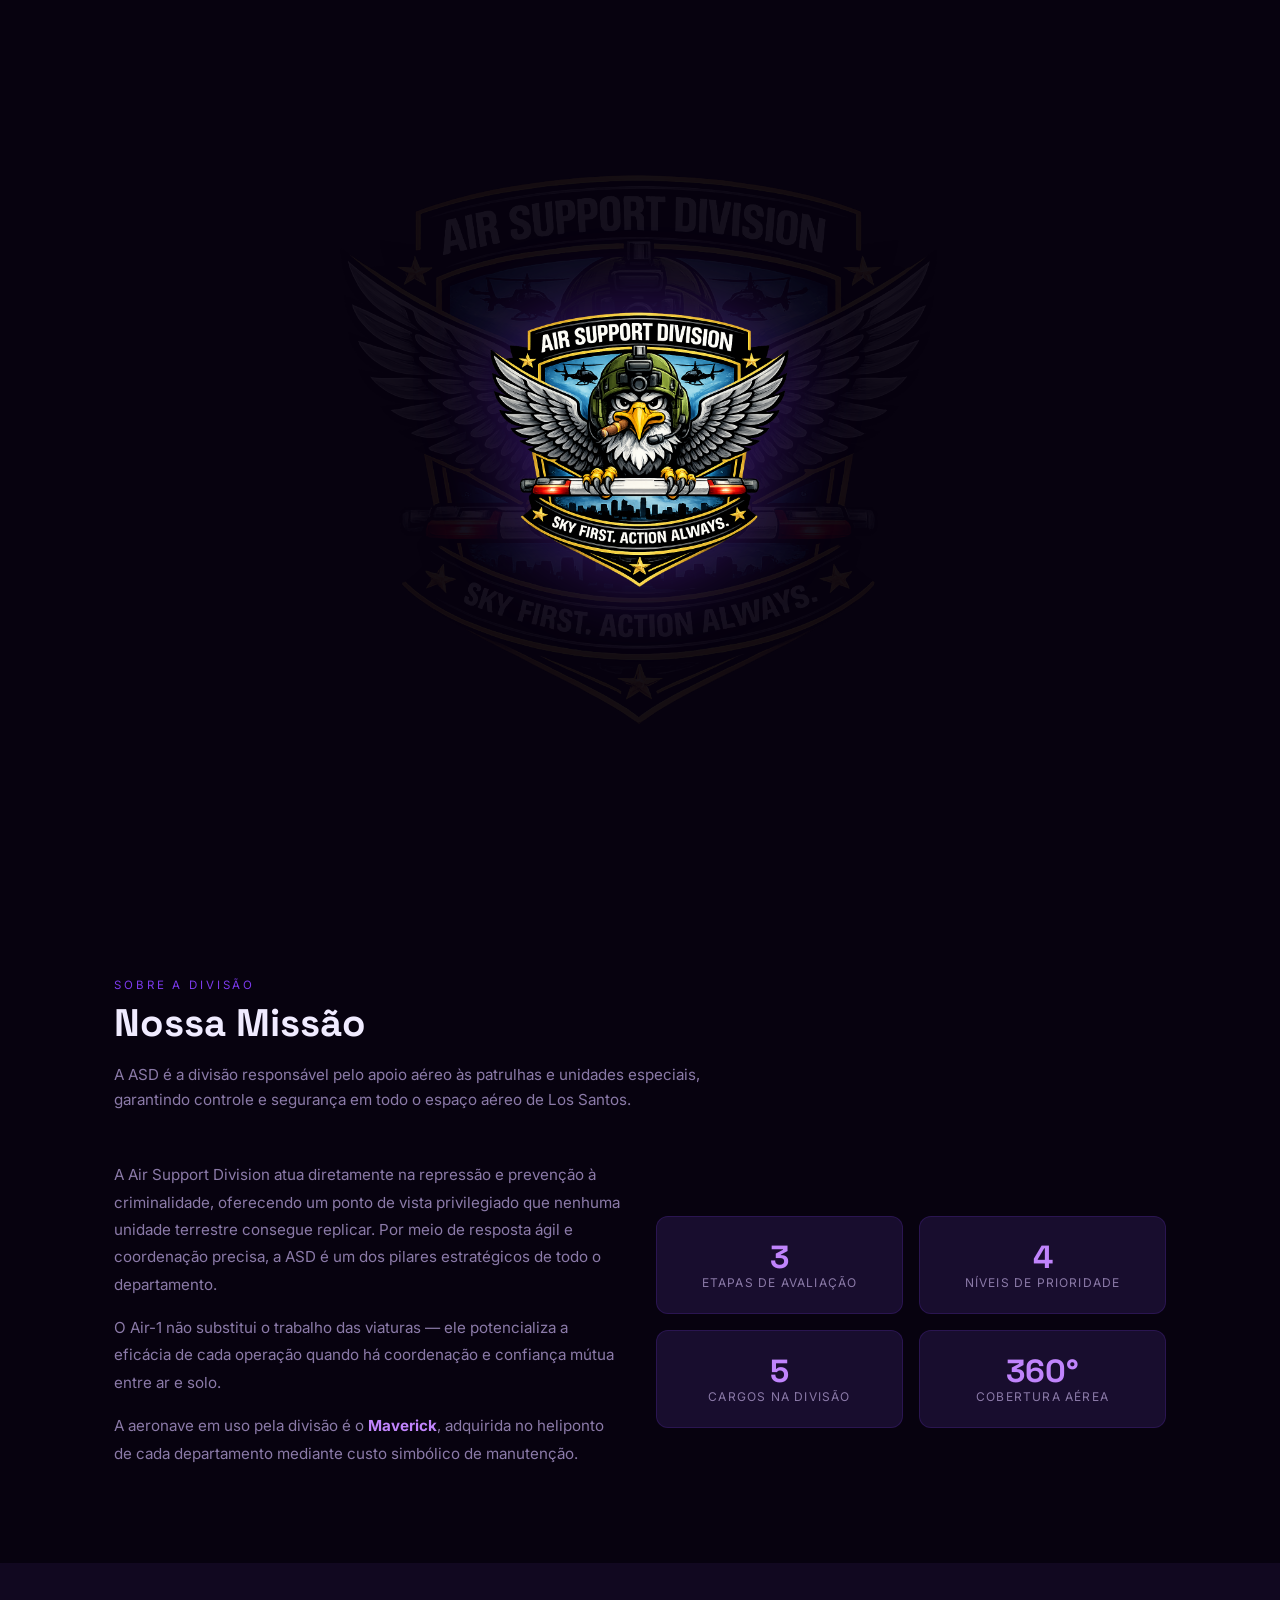
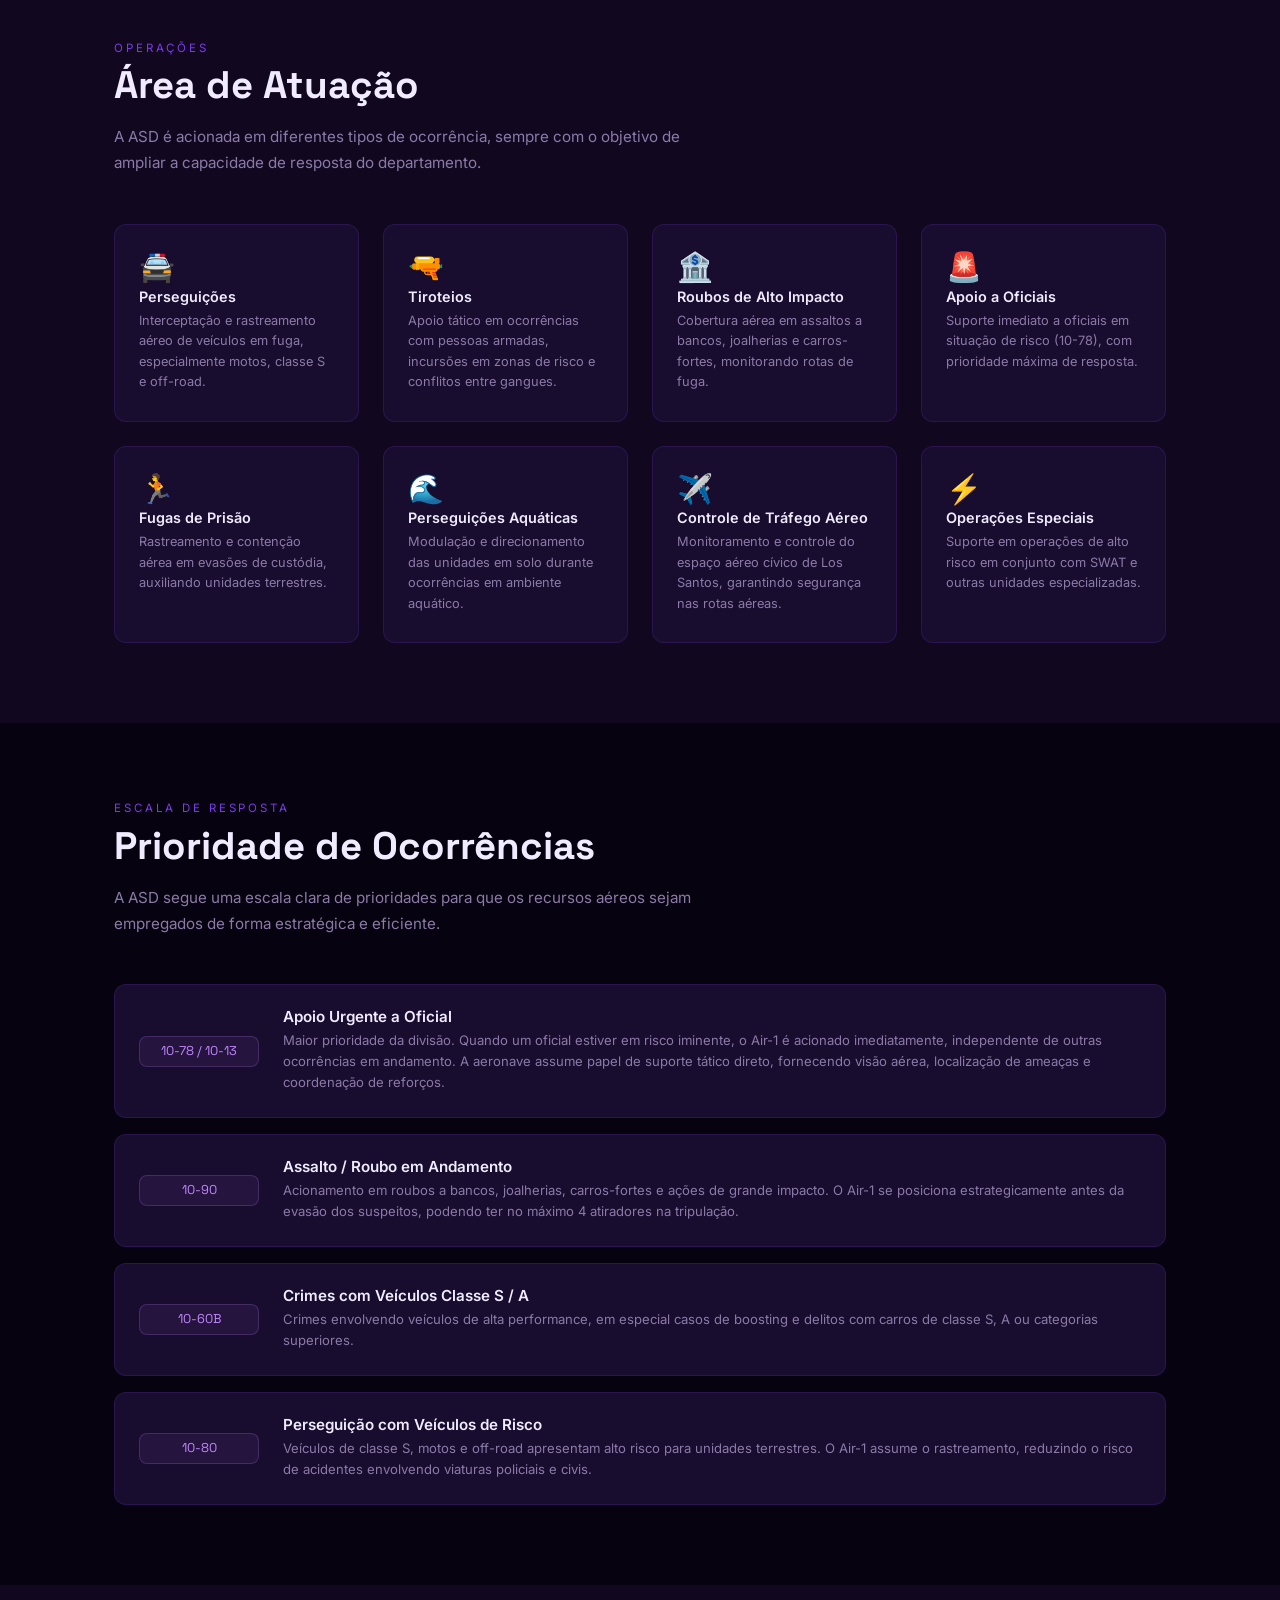
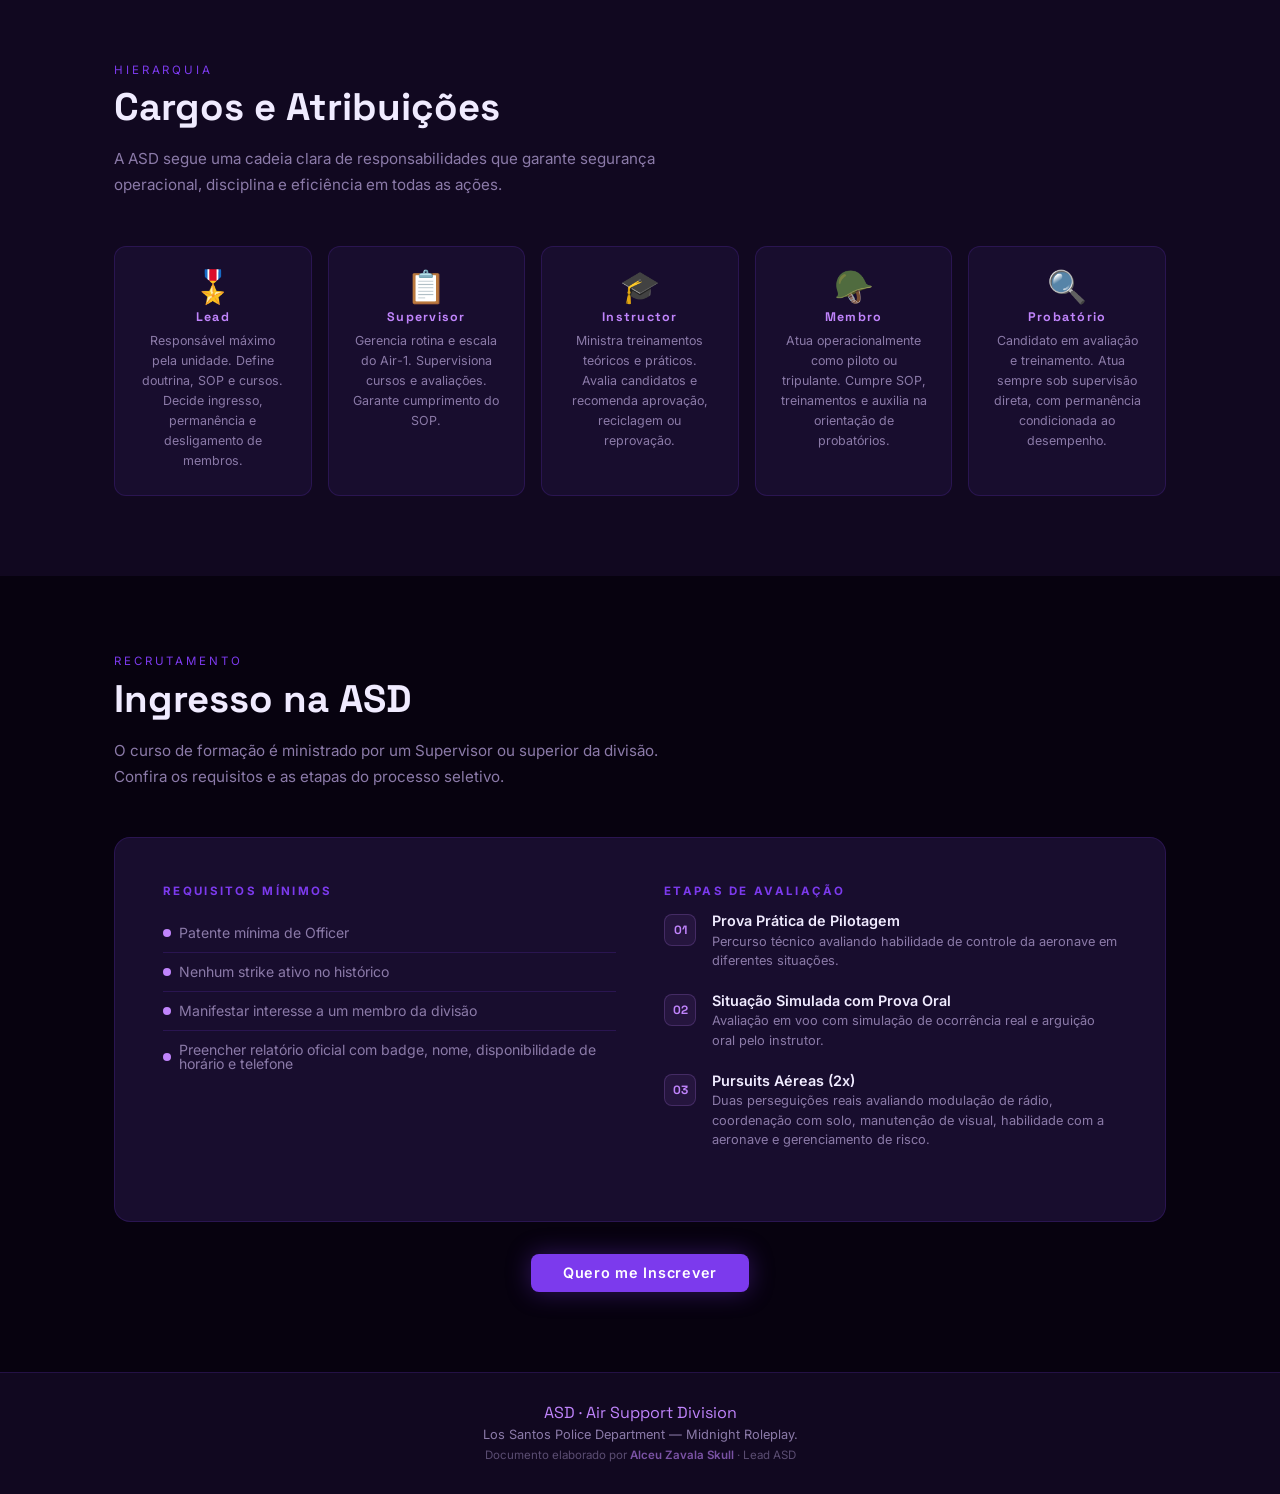
<file: index.html>
<!DOCTYPE html>
<html lang="pt-BR">
<head>
  <meta charset="UTF-8" />
  <script src="assets/js/splash.js" defer></script>
  <meta name="viewport" content="width=device-width, initial-scale=1.0"/>
  <meta name="description" content="Air Support Division — Unidade de Apoio Aéreo do Los Santos Police Department."/>
  <link rel="icon" type="image/png" href="assets/images/logo-asd.png"/>
  <title>ASD – Air Support Division | LSPD</title>

  <!-- CSS -->
  <link rel="stylesheet" href="assets/css/reset.css"/>
  <link rel="stylesheet" href="assets/css/variables.css"/>
  <link rel="stylesheet" href="assets/css/base.css"/>
  <link rel="stylesheet" href="assets/css/components.css"/>
  <link rel="stylesheet" href="assets/css/nav.css"/>
  <link rel="stylesheet" href="assets/css/hero.css"/>
  <link rel="stylesheet" href="assets/css/sections.css"/>
</head>
<body>

  <!-- NAV -->
  <header>
    <nav class="nav">
     <a href="index.html" class="nav__logo">
      <img src="assets/images/logo-asd.png" alt="ASD Logo" class="nav__logo-img"/>
      </a>
      <ul class="nav__links">
        <li><a href="#mission">Missão</a></li>
        <li><a href="#operations">Atuação</a></li>
        <li><a href="#priorities">Prioridades</a></li>
        <li><a href="#ranks">Cargos</a></li>
        <li><a href="#join">Ingresso</a></li>
        <li><a href="pages/regulations.html">Regulamento</a></li>
      </ul>
      <button class="nav__toggle" aria-label="Menu">
        <span></span><span></span><span></span>
      </button>
    </nav>

    <!-- Mobile menu -->
    <div class="nav__mobile">
      <a href="#mission">Missão</a>
      <a href="#operations">Atuação</a>
      <a href="#priorities">Prioridades</a>
      <a href="#ranks">Cargos</a>
      <a href="#join">Ingresso</a>
      <a href="pages/regulations.html">Regulamento</a>
    </div>
  </header>

  <!-- HERO -->
  <section class="hero">
    <div class="hero__content">
      <h1 class="hero__title">A.S.D</h1>
      <p class="hero__subtitle">Unidade de Apoio Aéreo Tático · LSPD Midnight</p>
      <div class="hero__cta">
        <a href="#join"    class="btn btn-primary">Quero Ingressar</a>
        <a href="#mission" class="btn btn-outline">Conheça a ASD</a>
      </div>
    </div>

    <div class="hero__scroll">
      <span class="hero__scroll-line"></span>
    </div>
  </section>

  <!-- MISSION -->
  <section id="mission">
    <div class="container">
      <span class="section-label reveal">Sobre a Divisão</span>
      <h2 class="section-title reveal">Nossa Missão</h2>
      <p class="section-desc reveal">A ASD é a divisão responsável pelo apoio aéreo às patrulhas e unidades especiais, garantindo controle e segurança em todo o espaço aéreo de Los Santos.</p>

      <div class="mission__grid">
        <div class="mission__text reveal">
          <p>A Air Support Division atua diretamente na repressão e prevenção à criminalidade, oferecendo um ponto de vista privilegiado que nenhuma unidade terrestre consegue replicar. Por meio de resposta ágil e coordenação precisa, a ASD é um dos pilares estratégicos de todo o departamento.</p>
          <p>O Air-1 não substitui o trabalho das viaturas — ele potencializa a eficácia de cada operação quando há coordenação e confiança mútua entre ar e solo.</p>
          <p>A aeronave em uso pela divisão é o <strong style="color: var(--color-accent-alt)">Maverick</strong>, adquirida no heliponto de cada departamento mediante custo simbólico de manutenção.</p>
        </div>
        <div class="mission__stats">
          <div class="stat-card reveal">
            <div class="stat-number">3</div>
            <div class="stat-label">Etapas de Avaliação</div>
          </div>
          <div class="stat-card reveal">
            <div class="stat-number">4</div>
            <div class="stat-label">Níveis de Prioridade</div>
          </div>
          <div class="stat-card reveal">
            <div class="stat-number">5</div>
            <div class="stat-label">Cargos na Divisão</div>
          </div>
          <div class="stat-card reveal">
            <div class="stat-number">360°</div>
            <div class="stat-label">Cobertura Aérea</div>
          </div>
        </div>
      </div>
    </div>
  </section>

  <!-- OPERATIONS -->
  <section id="operations" class="surface-bg">
    <div class="container">
      <span class="section-label reveal">Operações</span>
      <h2 class="section-title reveal">Área de Atuação</h2>
      <p class="section-desc reveal">A ASD é acionada em diferentes tipos de ocorrência, sempre com o objetivo de ampliar a capacidade de resposta do departamento.</p>

      <div class="ops__grid">
        <div class="card card-lined ops__card reveal">
          <div class="ops__icon">🚔</div>
          <h3>Perseguições</h3>
          <p>Interceptação e rastreamento aéreo de veículos em fuga, especialmente motos, classe S e off-road.</p>
        </div>
        <div class="card card-lined ops__card reveal">
          <div class="ops__icon">🔫</div>
          <h3>Tiroteios</h3>
          <p>Apoio tático em ocorrências com pessoas armadas, incursões em zonas de risco e conflitos entre gangues.</p>
        </div>
        <div class="card card-lined ops__card reveal">
          <div class="ops__icon">🏦</div>
          <h3>Roubos de Alto Impacto</h3>
          <p>Cobertura aérea em assaltos a bancos, joalherias e carros-fortes, monitorando rotas de fuga.</p>
        </div>
        <div class="card card-lined ops__card reveal">
          <div class="ops__icon">🚨</div>
          <h3>Apoio a Oficiais</h3>
          <p>Suporte imediato a oficiais em situação de risco (10-78), com prioridade máxima de resposta.</p>
        </div>
        <div class="card card-lined ops__card reveal">
          <div class="ops__icon">🏃</div>
          <h3>Fugas de Prisão</h3>
          <p>Rastreamento e contenção aérea em evasões de custódia, auxiliando unidades terrestres.</p>
        </div>
        <div class="card card-lined ops__card reveal">
          <div class="ops__icon">🌊</div>
          <h3>Perseguições Aquáticas</h3>
          <p>Modulação e direcionamento das unidades em solo durante ocorrências em ambiente aquático.</p>
        </div>
        <div class="card card-lined ops__card reveal">
          <div class="ops__icon">✈️</div>
          <h3>Controle de Tráfego Aéreo</h3>
          <p>Monitoramento e controle do espaço aéreo cívico de Los Santos, garantindo segurança nas rotas aéreas.</p>
        </div>
        <div class="card card-lined ops__card reveal">
          <div class="ops__icon">⚡</div>
          <h3>Operações Especiais</h3>
          <p>Suporte em operações de alto risco em conjunto com SWAT e outras unidades especializadas.</p>
        </div>
      </div>
    </div>
  </section>

  <!-- PRIORITIES -->
  <section id="priorities">
    <div class="container">
      <span class="section-label reveal">Escala de Resposta</span>
      <h2 class="section-title reveal">Prioridade de Ocorrências</h2>
      <p class="section-desc reveal">A ASD segue uma escala clara de prioridades para que os recursos aéreos sejam empregados de forma estratégica e eficiente.</p>

      <div class="priority__list">
        <div class="card priority__item reveal">
          <div class="code-tag">10-78 / 10-13</div>
          <div class="priority__text">
            <h3>Apoio Urgente a Oficial</h3>
            <p>Maior prioridade da divisão. Quando um oficial estiver em risco iminente, o Air-1 é acionado imediatamente, independente de outras ocorrências em andamento. A aeronave assume papel de suporte tático direto, fornecendo visão aérea, localização de ameaças e coordenação de reforços.</p>
          </div>
        </div>
        <div class="card priority__item reveal">
          <div class="code-tag">10-90</div>
          <div class="priority__text">
            <h3>Assalto / Roubo em Andamento</h3>
            <p>Acionamento em roubos a bancos, joalherias, carros-fortes e ações de grande impacto. O Air-1 se posiciona estrategicamente antes da evasão dos suspeitos, podendo ter no máximo 4 atiradores na tripulação.</p>
          </div>
        </div>
        <div class="card priority__item reveal">
          <div class="code-tag">10-60B</div>
          <div class="priority__text">
            <h3>Crimes com Veículos Classe S / A</h3>
            <p>Crimes envolvendo veículos de alta performance, em especial casos de boosting e delitos com carros de classe S, A ou categorias superiores.</p>
          </div>
        </div>
        <div class="card priority__item reveal">
          <div class="code-tag">10-80</div>
          <div class="priority__text">
            <h3>Perseguição com Veículos de Risco</h3>
            <p>Veículos de classe S, motos e off-road apresentam alto risco para unidades terrestres. O Air-1 assume o rastreamento, reduzindo o risco de acidentes envolvendo viaturas policiais e civis.</p>
          </div>
        </div>
      </div>
    </div>
  </section>

  <!-- RANKS -->
  <section id="ranks" class="surface-bg">
    <div class="container">
      <span class="section-label reveal">Hierarquia</span>
      <h2 class="section-title reveal">Cargos e Atribuições</h2>
      <p class="section-desc reveal">A ASD segue uma cadeia clara de responsabilidades que garante segurança operacional, disciplina e eficiência em todas as ações.</p>

      <div class="ranks__grid">
        <div class="card rank__card reveal">
          <div class="rank__icon">🎖️</div>
          <div class="rank__name">Lead</div>
          <p class="rank__desc">Responsável máximo pela unidade. Define doutrina, SOP e cursos. Decide ingresso, permanência e desligamento de membros.</p>
        </div>
        <div class="card rank__card reveal">
          <div class="rank__icon">📋</div>
          <div class="rank__name">Supervisor</div>
          <p class="rank__desc">Gerencia rotina e escala do Air-1. Supervisiona cursos e avaliações. Garante cumprimento do SOP.</p>
        </div>
        <div class="card rank__card reveal">
          <div class="rank__icon">🎓</div>
          <div class="rank__name">Instructor</div>
          <p class="rank__desc">Ministra treinamentos teóricos e práticos. Avalia candidatos e recomenda aprovação, reciclagem ou reprovação.</p>
        </div>
        <div class="card rank__card reveal">
          <div class="rank__icon">🪖</div>
          <div class="rank__name">Membro</div>
          <p class="rank__desc">Atua operacionalmente como piloto ou tripulante. Cumpre SOP, treinamentos e auxilia na orientação de probatórios.</p>
        </div>
        <div class="card rank__card reveal">
          <div class="rank__icon">🔍</div>
          <div class="rank__name">Probatório</div>
          <p class="rank__desc">Candidato em avaliação e treinamento. Atua sempre sob supervisão direta, com permanência condicionada ao desempenho.</p>
        </div>
      </div>
    </div>
  </section>

    <!-- JOIN -->
  <section id="join">
    <div class="container">
      <span class="section-label reveal">Recrutamento</span>
      <h2 class="section-title reveal">Ingresso na ASD</h2>
      <p class="section-desc reveal">O curso de formação é ministrado por um Supervisor ou superior da divisão. Confira os requisitos e as etapas do processo seletivo.</p>

      <div class="join__inner reveal">
        <div class="join__reqs">
          <h3>Requisitos Mínimos</h3>
          <div class="req__item"><div class="dot"></div>Patente mínima de Officer</div>
          <div class="req__item"><div class="dot"></div>Nenhum strike ativo no histórico</div>
          <div class="req__item"><div class="dot"></div>Manifestar interesse a um membro da divisão</div>
          <div class="req__item"><div class="dot"></div>Preencher relatório oficial com badge, nome, disponibilidade de horário e telefone</div>
        </div>

        <div class="join__steps">
          <h3>Etapas de Avaliação</h3>
          <div class="step__item">
            <div class="step-num">01</div>
            <div class="step__text">
              <h4>Prova Prática de Pilotagem</h4>
              <p>Percurso técnico avaliando habilidade de controle da aeronave em diferentes situações.</p>
            </div>
          </div>
          <div class="step__item">
            <div class="step-num">02</div>
            <div class="step__text">
              <h4>Situação Simulada com Prova Oral</h4>
              <p>Avaliação em voo com simulação de ocorrência real e arguição oral pelo instrutor.</p>
            </div>
          </div>
          <div class="step__item">
            <div class="step-num">03</div>
            <div class="step__text">
              <h4>Pursuits Aéreas (2x)</h4>
              <p>Duas perseguições reais avaliando modulação de rádio, coordenação com solo, manutenção de visual, habilidade com a aeronave e gerenciamento de risco.</p>
            </div>
          </div>
        </div>
      </div>

      <div class="join__cta reveal">
        <a href="pages/join.html" class="btn btn-primary">Quero me Inscrever</a>
      </div>

    </div>
  </section>

  <!-- FOOTER -->
  <footer class="footer">
    <div class="container">
      <p class="footer__brand">ASD · Air Support Division</p>
      <p class="footer__text">Los Santos Police Department &mdash; Midnight Roleplay.</p>
       <p class="footer__credit">Documento elaborado por <span>Alceu Zavala Skull</span> · Lead ASD</p>

      
    </div>
  </footer>

  <!-- JS -->
  <script src="assets/js/nav.js"></script>
  <script src="assets/js/animations.js"></script>
  <script src="assets/js/main.js"></script>
  <div class="splash" id="splash">
    <div class="splash__bg" style="background-image: url('assets/images/logo-asd.png')"></div>
    <img src="assets/images/logo-asd.png" alt="ASD" class="splash__logo"/>
</div>
</div>
</div>
</div>
</body>
</html>
</file>
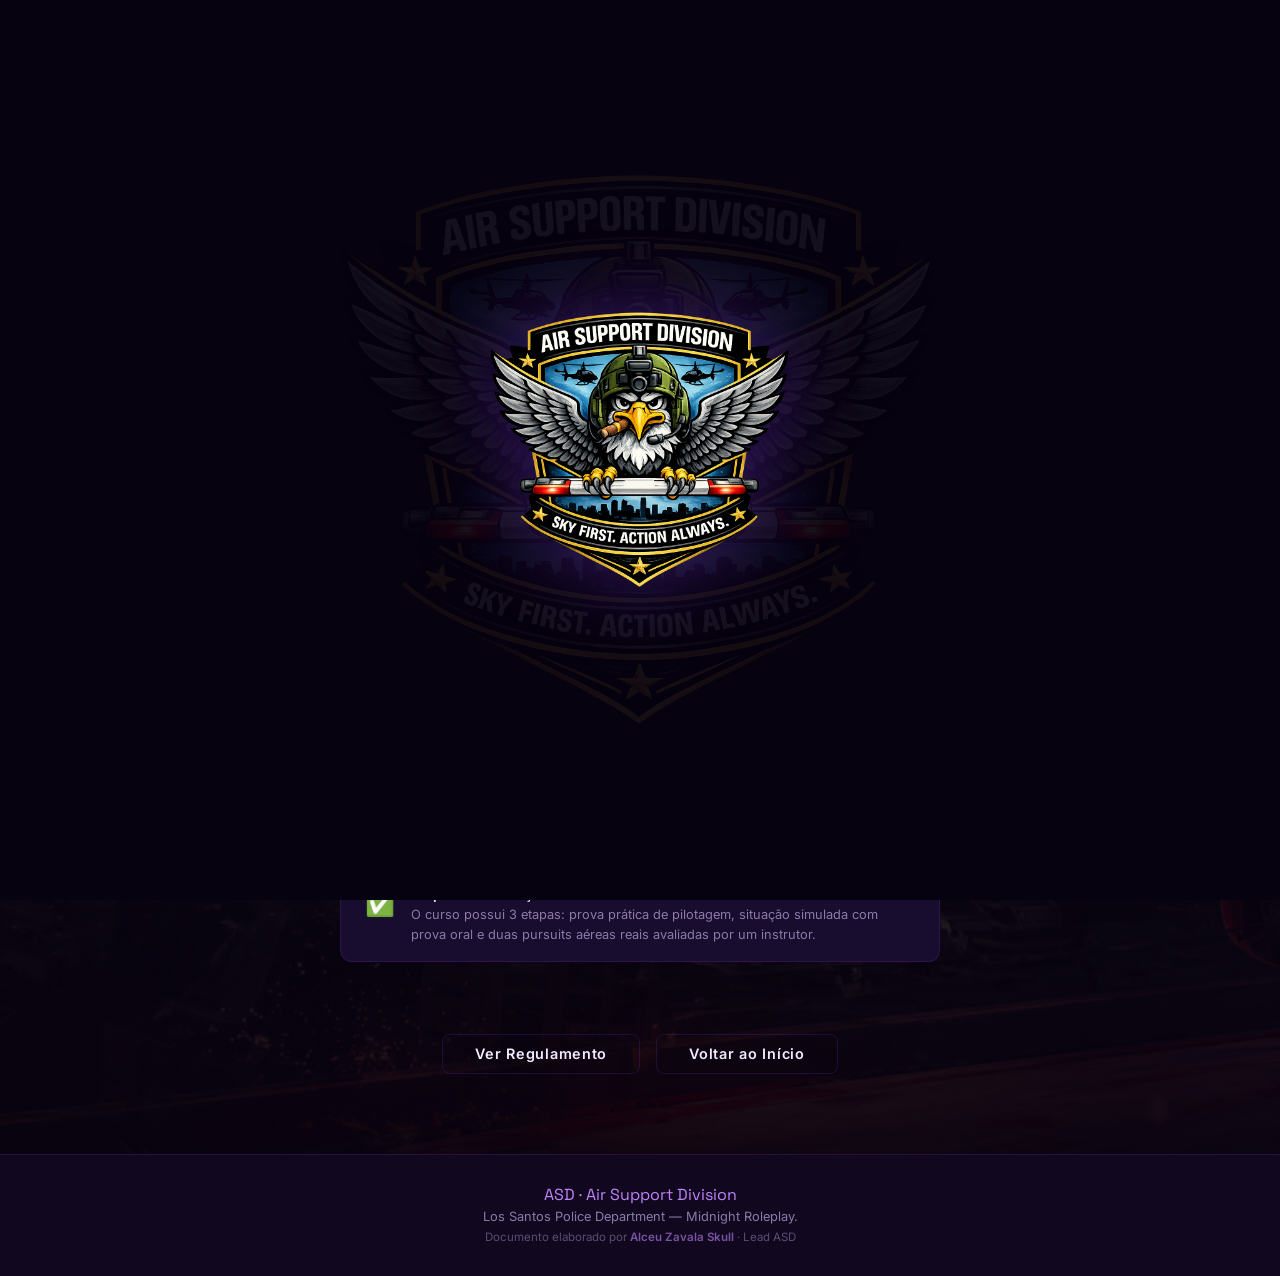
<file: pages/join.html>
<!DOCTYPE html>
<html lang="pt-BR">
<head>
  <meta charset="UTF-8" />
  <script src="../assets/js/splash.js" defer></script>
  <meta name="viewport" content="width=device-width, initial-scale=1.0"/>
  <meta name="description" content="Ingresso na Air Support Division — ASD · LSPD Midnight."/>
  <link rel="icon" type="image/png" href="../assets/images/logo-asd.png"/>
  <title>Ingresso — ASD · Air Support Division</title>

  <!-- CSS -->
  <link rel="stylesheet" href="../assets/css/reset.css"/>
  <link rel="stylesheet" href="../assets/css/variables.css"/>
  <link rel="stylesheet" href="../assets/css/base.css"/>
  <link rel="stylesheet" href="../assets/css/components.css"/>
  <link rel="stylesheet" href="../assets/css/nav.css"/>
  <link rel="stylesheet" href="../assets/css/join.css"/>
</head>
<body>

  <!-- NAV -->
  <header>
    <nav class="nav">
      <a href="../index.html" class="nav__logo">
        <img src="../assets/images/logo-asd.png" alt="ASD Logo" class="nav__logo-img"/>
      </a>
      <ul class="nav__links">
        <li><a href="../index.html#mission">Missão</a></li>
        <li><a href="../index.html#operations">Atuação</a></li>
        <li><a href="../index.html#priorities">Prioridades</a></li>
        <li><a href="../index.html#ranks">Cargos</a></li>
        <li><a href="#" class="nav__link--active">Ingresso</a></li>
        <li><a href="regulations.html">Regulamento</a></li>
      </ul>
      <button class="nav__toggle" aria-label="Menu">
        <span></span><span></span><span></span>
      </button>
    </nav>

    <!-- Mobile menu -->
    <div class="nav__mobile">
      <a href="../index.html#mission">Missão</a>
      <a href="../index.html#operations">Atuação</a>
      <a href="../index.html#priorities">Prioridades</a>
      <a href="../index.html#ranks">Cargos</a>
      <a href="#">Ingresso</a>
      <a href="regulations.html">Regulamento</a>
    </div>
  </header>

  <!-- MAIN -->
  <main class="soon">
    <div class="soon__grid"></div>
    <div class="soon__ring"></div>
    <div class="soon__ring soon__ring--outer"></div>

    <div class="soon__content">
      <div class="soon__icon">🚁</div>

      <!-- Banner de status -->
      <div class="soon__status">
        <span class="soon__status-dot"></span>
        Recrutamento fechado no momento
      </div>

      <!-- Botão de Inscrição (movido para cá) -->
      <div class="soon__btn-wrap soon__btn-wrap--top">
        <button class="btn btn-primary btn--disabled" disabled>Quero me Inscrever</button>
        <span class="soon__btn-label">Em breve · Recrutamento fechado</span>
      </div>

      <h1 class="soon__title">Ingresso na ASD</h1>
      <p class="soon__desc">
        O processo seletivo é conduzido por um Supervisor+ da unidade.
        Confira os requisitos e as etapas antes de manifestar interesse.
      </p>

      <div class="soon__info">
        <div class="soon__info-item">
          <div class="soon__info-icon">🎖️</div>
          <div>
            <h3>Patente Mínima</h3>
            <p>É necessário ter ao menos a patente de Officer ativa no departamento para ingressar no processo seletivo.</p>
          </div>
        </div>
        <div class="soon__info-item">
          <div class="soon__info-icon">📋</div>
          <div>
            <h3>Strikes</h3>
            <p>Nenhum strike ativo no histórico disciplinar. Candidatos com punições recentes não serão considerados.</p>
          </div>
        </div>
        <div class="soon__info-item">
          <div class="soon__info-icon">📡</div>
          <div>
            <h3>Como se Candidatar</h3>
            <p>Manifeste interesse diretamente a um membro da divisão e preencha o relatório oficial com badge, nome, disponibilidade de horário e telefone.</p>
          </div>
        </div>
        <div class="soon__info-item">
          <div class="soon__info-icon">✅</div>
          <div>
            <h3>Etapas de Avaliação</h3>
            <p>O curso possui 3 etapas: prova prática de pilotagem, situação simulada com prova oral e duas pursuits aéreas reais avaliadas por um instrutor.</p>
          </div>
        </div>
      </div>

      <div class="soon__cta">
        <a href="regulations.html" class="btn btn-outline">Ver Regulamento</a>
        <a href="../index.html" class="btn btn-outline">Voltar ao Início</a>
      </div>
    </div>
  </main>

  <!-- FOOTER -->
  <footer class="footer">
    <div class="container">
      <p class="footer__brand">ASD · Air Support Division</p>
      <p class="footer__text">Los Santos Police Department &mdash; Midnight Roleplay.</p>
      <p class="footer__credit">Documento elaborado por <span>Alceu Zavala Skull</span> · Lead ASD</p>
    </div>
  </footer>

  <!-- JS -->
  <script src="../assets/js/nav.js"></script>

  <div class="splash" id="splash">
    <div class="splash__bg" style="background-image: url('../assets/images/logo-asd.png')"></div>
    <img src="../assets/images/logo-asd.png" alt="ASD" class="splash__logo"/>
  </div>

</body>
</html>
</file>
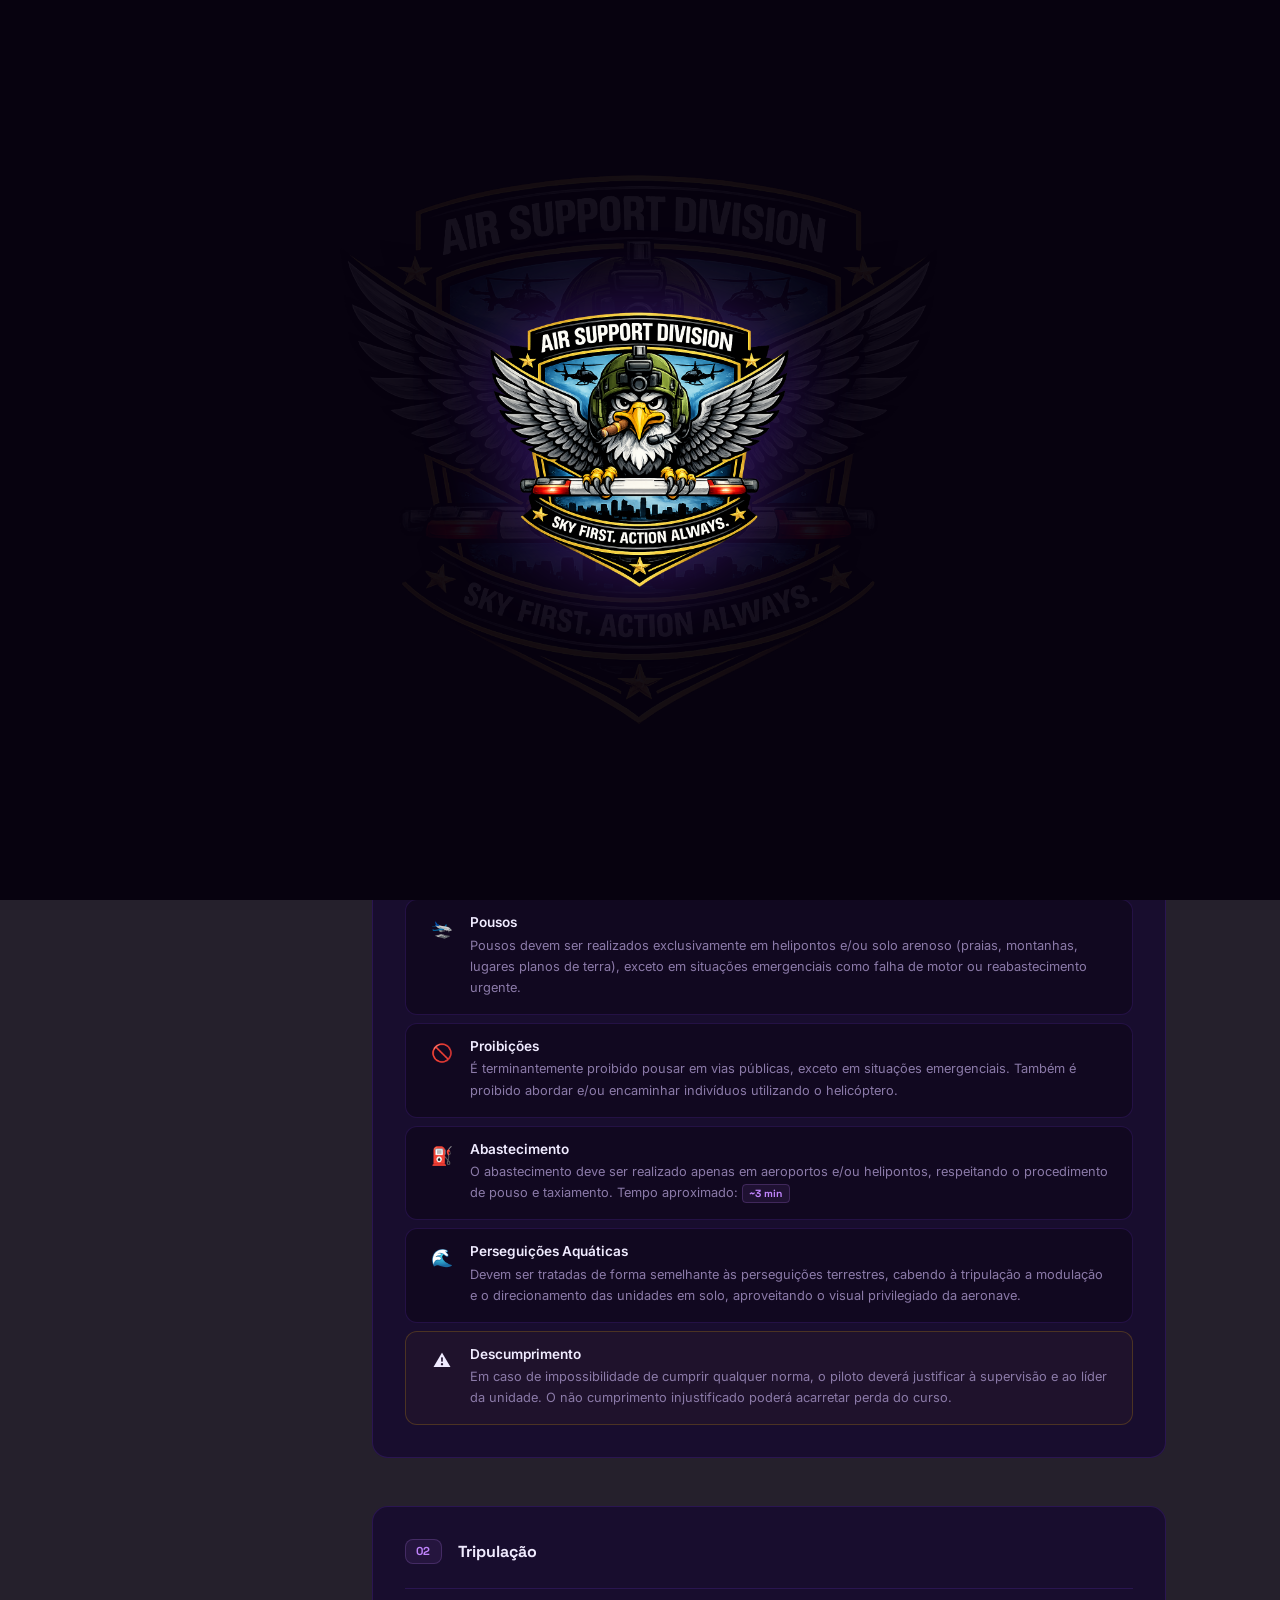
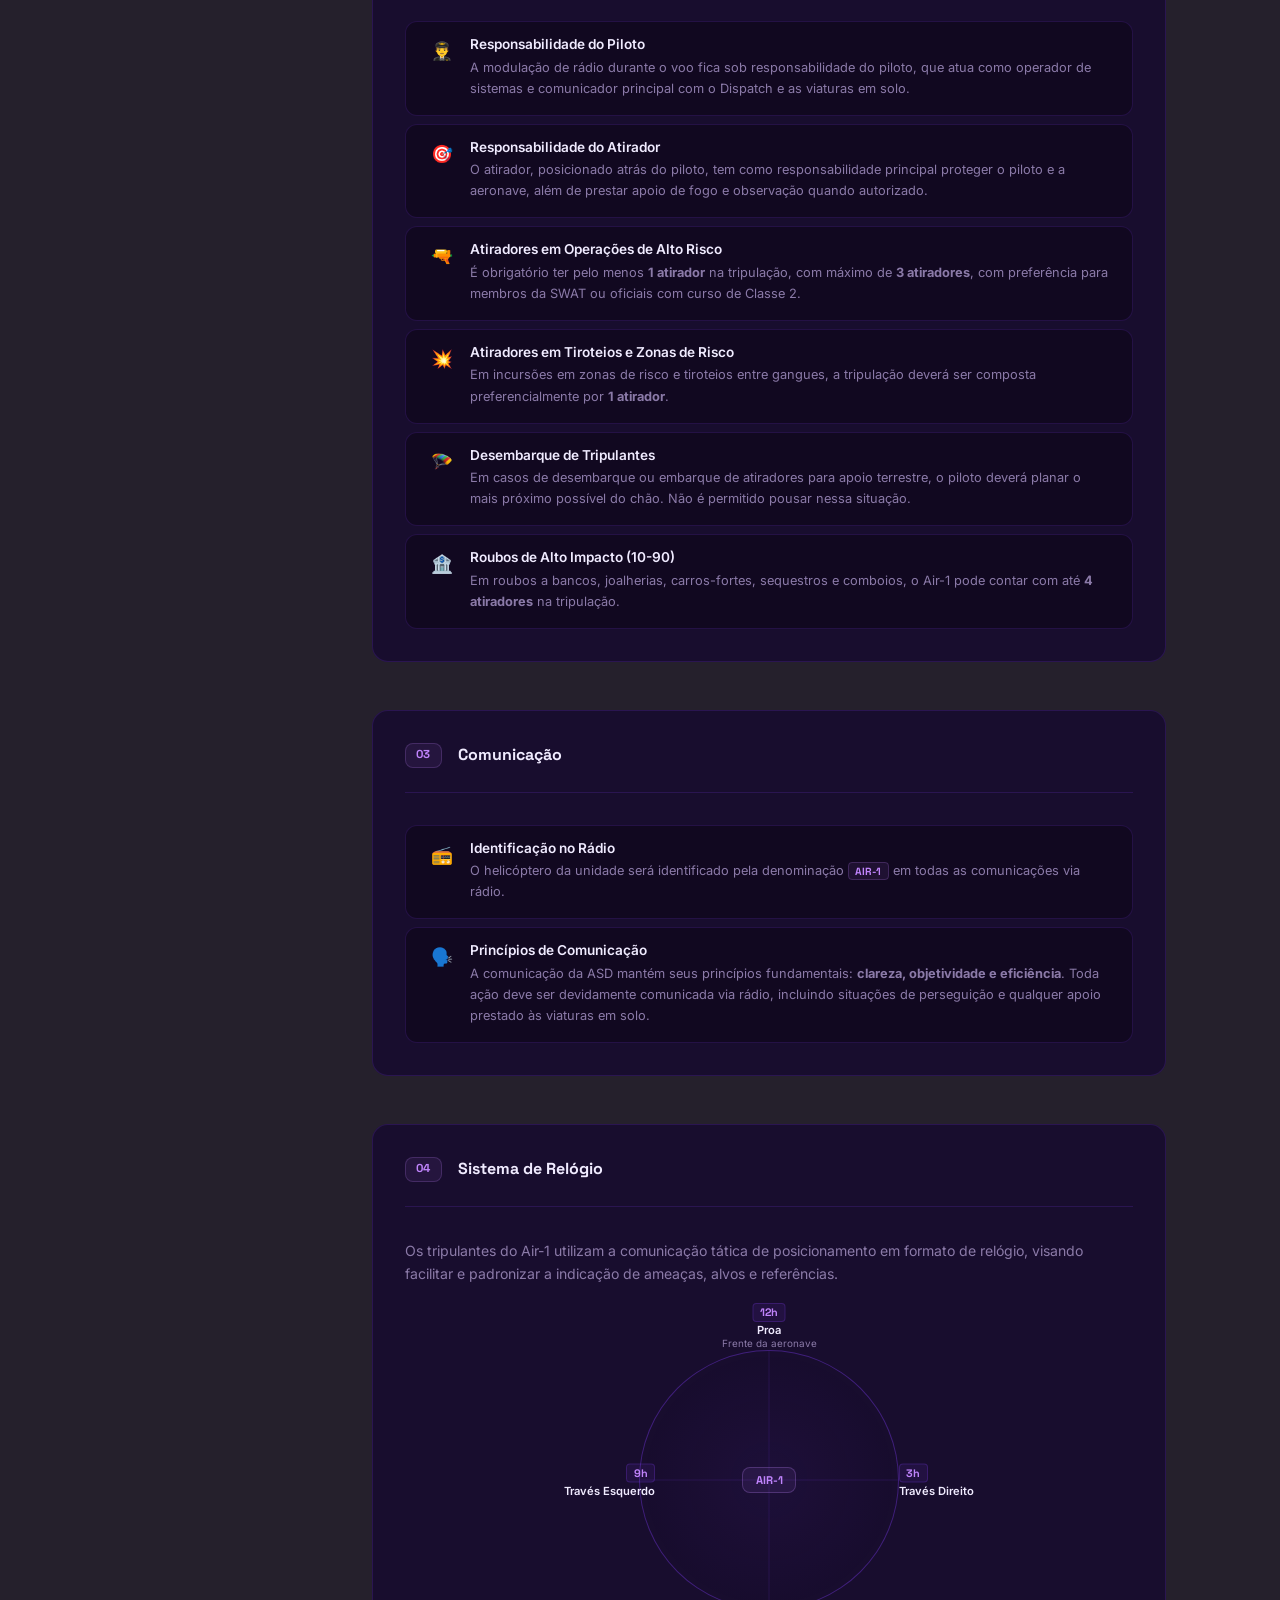
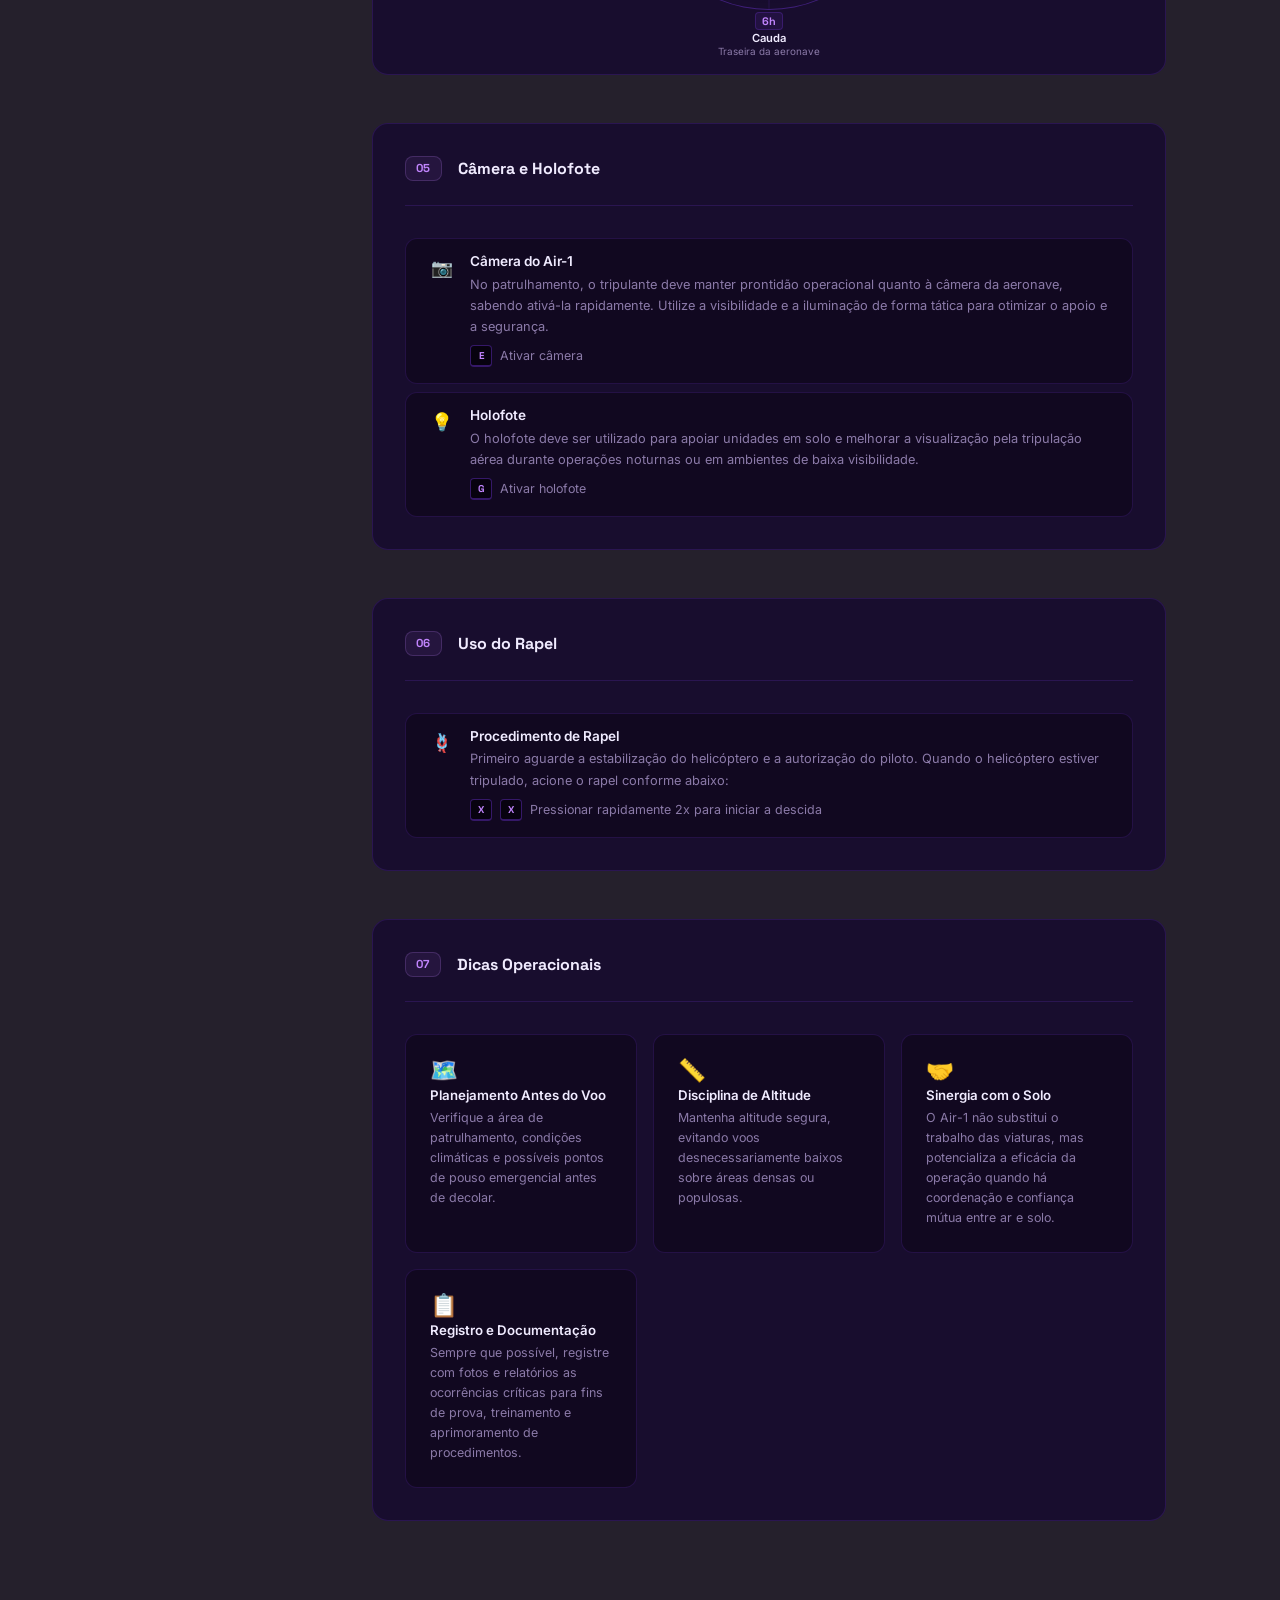
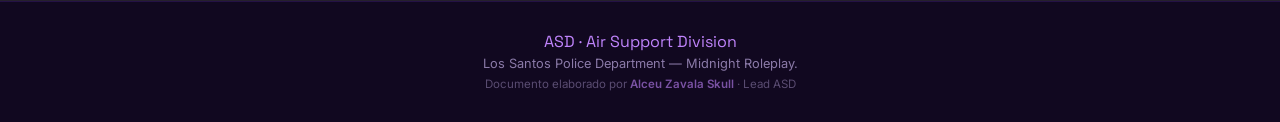
<file: pages/regulations.html>
<!DOCTYPE html>
<html lang="pt-BR">
<head>
  <meta charset="UTF-8" />
  <script src="../assets/js/splash.js" defer></script>
  <meta name="viewport" content="width=device-width, initial-scale=1.0"/>
  <meta name="description" content="Regulamento Básico da Air Support Division — LSPD."/>
  <link rel="icon" type="image/png" href="../assets/images/logo-asd.png"/>
  <title>Regulamento | ASD – LSPD</title>

  <link rel="stylesheet" href="../assets/css/reset.css"/>
  <link rel="stylesheet" href="../assets/css/variables.css"/>
  <link rel="stylesheet" href="../assets/css/base.css"/>
  <link rel="stylesheet" href="../assets/css/components.css"/>
  <link rel="stylesheet" href="../assets/css/nav.css"/>
  <link rel="stylesheet" href="../assets/css/sections.css"/>
  <link rel="stylesheet" href="../assets/css/regulations.css"/>
</head>
<body>

  <header>
    <nav class="nav">
     <a href="../index.html" class="nav__logo">
      <img src="../assets/images/logo-asd.png" alt="ASD Logo" class="nav__logo-img"/>
    </a>
      <ul class="nav__links">
        <li><a href="../index.html#mission">Missão</a></li>
        <li><a href="../index.html#operations">Atuação</a></li>
        <li><a href="../index.html#priorities">Prioridades</a></li>
        <li><a href="../index.html#ranks">Cargos</a></li>
        <li><a href="../index.html#join">Ingresso</a></li>
        <li><a href="regulations.html" class="nav__link--active">Regulamento</a></li>
      </ul>
      <button class="nav__toggle" aria-label="Menu">
        <span></span><span></span><span></span>
      </button>
    </nav>
    <div class="nav__mobile">
      <a href="../index.html#mission">Missão</a>
      <a href="../index.html#operations">Atuação</a>
      <a href="../index.html#priorities">Prioridades</a>
      <a href="../index.html#ranks">Cargos</a>
      <a href="../index.html#join">Ingresso</a>
      <a href="regulations.html">Regulamento</a>
    </div>
  </header>

  <section class="page-hero">
    <div class="page-hero__grid"></div>
    <div class="page-hero__content">
      <span class="badge">Documento Oficial</span>
      <h1 class="page-hero__title">Regulamento<br/>Básico</h1>
      <p class="page-hero__subtitle">Air Support Division · LSPD</p>
    </div>
  </section>

  <main class="reg-main">
    <div class="container">
      <div class="reg-layout">

        <aside class="reg-sidebar">
          <div class="reg-sidebar__inner">
            <p class="reg-sidebar__label">Navegação</p>
            <nav class="reg-nav">
              <a href="#general"       class="reg-nav__link">Regulamento Geral</a>
              <a href="#crew"          class="reg-nav__link">Tripulação</a>
              <a href="#communication" class="reg-nav__link">Comunicação</a>
              <a href="#clock"         class="reg-nav__link">Sistema de Relógio</a>
              <a href="#camera"        class="reg-nav__link">Câmera e Holofote</a>
              <a href="#rappel"        class="reg-nav__link">Rapel</a>
              <a href="#tips"          class="reg-nav__link">Dicas Operacionais</a>
            </nav>
          </div>
        </aside>

        <div class="reg-content">

          <!-- GENERAL -->
          <article id="general" class="reg-article reveal">
            <div class="reg-article__header">
              <span class="reg-article__num">01</span>
              <h2 class="reg-article__title">Regulamento Geral</h2>
            </div>
            <div class="reg-rules">

              <div class="reg-rule reveal">
                <div class="reg-rule__icon">📡</div>
                <div class="reg-rule__body">
                  <h3>Callsign</h3>
                  <p>O piloto deverá utilizar o prefixo <strong>"Air"</strong> como callsign, seguido do seu badge. Exemplo: <span class="inline-tag">Air-296</span></p>
                </div>
              </div>

              <div class="reg-rule reveal">
                <div class="reg-rule__icon">🪪</div>
                <div class="reg-rule__body">
                  <h3>Certificação Obrigatória</h3>
                  <p>Somente oficiais com certificação emitida pela ASD estão autorizados a pilotar helicópteros da divisão.</p>
                </div>
              </div>

              <div class="reg-rule reveal">
                <div class="reg-rule__icon">🚁</div>
                <div class="reg-rule__body">
                  <h3>Uso da Aeronave</h3>
                  <p>O helicóptero poderá ser utilizado para patrulhamento. Em caso de necessidade, mais de uma unidade poderá ser liberada mediante aprovação de um High Command.</p>
                </div>
              </div>

              <div class="reg-rule reveal">
                <div class="reg-rule__icon">🛬</div>
                <div class="reg-rule__body">
                  <h3>Pousos</h3>
                  <p>Pousos devem ser realizados exclusivamente em helipontos e/ou solo arenoso (praias, montanhas, lugares planos de terra), exceto em situações emergenciais como falha de motor ou reabastecimento urgente.</p>
                </div>
              </div>

              <div class="reg-rule reveal">
                <div class="reg-rule__icon">🚫</div>
                <div class="reg-rule__body">
                  <h3>Proibições</h3>
                  <p>É terminantemente proibido pousar em vias públicas, exceto em situações emergenciais. Também é proibido abordar e/ou encaminhar indivíduos utilizando o helicóptero.</p>
                </div>
              </div>

              <div class="reg-rule reveal">
                <div class="reg-rule__icon">⛽</div>
                <div class="reg-rule__body">
                  <h3>Abastecimento</h3>
                  <p>O abastecimento deve ser realizado apenas em aeroportos e/ou helipontos, respeitando o procedimento de pouso e taxiamento. Tempo aproximado: <span class="inline-tag">~3 min</span></p>
                </div>
              </div>

              <div class="reg-rule reveal">
                <div class="reg-rule__icon">🌊</div>
                <div class="reg-rule__body">
                  <h3>Perseguições Aquáticas</h3>
                  <p>Devem ser tratadas de forma semelhante às perseguições terrestres, cabendo à tripulação a modulação e o direcionamento das unidades em solo, aproveitando o visual privilegiado da aeronave.</p>
                </div>
              </div>

              <div class="reg-rule reg-rule--warn reveal">
                <div class="reg-rule__icon">⚠️</div>
                <div class="reg-rule__body">
                  <h3>Descumprimento</h3>
                  <p>Em caso de impossibilidade de cumprir qualquer norma, o piloto deverá justificar à supervisão e ao líder da unidade. O não cumprimento injustificado poderá acarretar perda do curso.</p>
                </div>
              </div>

            </div>
          </article>

          <!-- CREW -->
          <article id="crew" class="reg-article reveal">
            <div class="reg-article__header">
              <span class="reg-article__num">02</span>
              <h2 class="reg-article__title">Tripulação</h2>
            </div>
            <div class="reg-rules">

              <div class="reg-rule reveal">
                <div class="reg-rule__icon">👨‍✈️</div>
                <div class="reg-rule__body">
                  <h3>Responsabilidade do Piloto</h3>
                  <p>A modulação de rádio durante o voo fica sob responsabilidade do piloto, que atua como operador de sistemas e comunicador principal com o Dispatch e as viaturas em solo.</p>
                </div>
              </div>

              <div class="reg-rule reveal">
                <div class="reg-rule__icon">🎯</div>
                <div class="reg-rule__body">
                  <h3>Responsabilidade do Atirador</h3>
                  <p>O atirador, posicionado atrás do piloto, tem como responsabilidade principal proteger o piloto e a aeronave, além de prestar apoio de fogo e observação quando autorizado.</p>
                </div>
              </div>

              <div class="reg-rule reveal">
                <div class="reg-rule__icon">🔫</div>
                <div class="reg-rule__body">
                  <h3>Atiradores em Operações de Alto Risco</h3>
                  <p>É obrigatório ter pelo menos <strong>1 atirador</strong> na tripulação, com máximo de <strong>3 atiradores</strong>, com preferência para membros da SWAT ou oficiais com curso de Classe 2.</p>
                </div>
              </div>

              <div class="reg-rule reveal">
                <div class="reg-rule__icon">💥</div>
                <div class="reg-rule__body">
                  <h3>Atiradores em Tiroteios e Zonas de Risco</h3>
                  <p>Em incursões em zonas de risco e tiroteios entre gangues, a tripulação deverá ser composta preferencialmente por <strong>1 atirador</strong>.</p>
                </div>
              </div>

              <div class="reg-rule reveal">
                <div class="reg-rule__icon">🪂</div>
                <div class="reg-rule__body">
                  <h3>Desembarque de Tripulantes</h3>
                  <p>Em casos de desembarque ou embarque de atiradores para apoio terrestre, o piloto deverá planar o mais próximo possível do chão. Não é permitido pousar nessa situação.</p>
                </div>
              </div>

              <div class="reg-rule reveal">
                <div class="reg-rule__icon">🏦</div>
                <div class="reg-rule__body">
                  <h3>Roubos de Alto Impacto (10-90)</h3>
                  <p>Em roubos a bancos, joalherias, carros-fortes, sequestros e comboios, o Air-1 pode contar com até <strong>4 atiradores</strong> na tripulação.</p>
                </div>
              </div>

            </div>
          </article>

          <!-- COMMUNICATION -->
          <article id="communication" class="reg-article reveal">
            <div class="reg-article__header">
              <span class="reg-article__num">03</span>
              <h2 class="reg-article__title">Comunicação</h2>
            </div>
            <div class="reg-rules">

              <div class="reg-rule reveal">
                <div class="reg-rule__icon">📻</div>
                <div class="reg-rule__body">
                  <h3>Identificação no Rádio</h3>
                  <p>O helicóptero da unidade será identificado pela denominação <span class="inline-tag">AIR-1</span> em todas as comunicações via rádio.</p>
                </div>
              </div>

              <div class="reg-rule reveal">
                <div class="reg-rule__icon">🗣️</div>
                <div class="reg-rule__body">
                  <h3>Princípios de Comunicação</h3>
                  <p>A comunicação da ASD mantém seus princípios fundamentais: <strong>clareza, objetividade e eficiência</strong>. Toda ação deve ser devidamente comunicada via rádio, incluindo situações de perseguição e qualquer apoio prestado às viaturas em solo.</p>
                </div>
              </div>

            </div>
          </article>

          <!-- CLOCK -->
          <article id="clock" class="reg-article reveal">
            <div class="reg-article__header">
              <span class="reg-article__num">04</span>
              <h2 class="reg-article__title">Sistema de Relógio</h2>
            </div>
            <p class="reg-article__desc">Os tripulantes do Air-1 utilizam a comunicação tática de posicionamento em formato de relógio, visando facilitar e padronizar a indicação de ameaças, alvos e referências.</p>

            <div class="clock-diagram reveal">
              <div class="clock-face">
                <div class="clock-center">AIR-1</div>
                <div class="clock-point clock-point--top">
                  <span class="clock-point__tag">12h</span>
                  <span class="clock-point__label">Proa</span>
                  <small>Frente da aeronave</small>
                </div>
                <div class="clock-point clock-point--right">
                  <span class="clock-point__tag">3h</span>
                  <span class="clock-point__label">Través Direito</span>
                </div>
                <div class="clock-point clock-point--bottom">
                  <span class="clock-point__tag">6h</span>
                  <span class="clock-point__label">Cauda</span>
                  <small>Traseira da aeronave</small>
                </div>
                <div class="clock-point clock-point--left">
                  <span class="clock-point__tag">9h</span>
                  <span class="clock-point__label">Través Esquerdo</span>
                </div>
                <div class="clock-line clock-line--v"></div>
                <div class="clock-line clock-line--h"></div>
              </div>
            </div>
          </article>

          <!-- CAMERA -->
          <article id="camera" class="reg-article reveal">
            <div class="reg-article__header">
              <span class="reg-article__num">05</span>
              <h2 class="reg-article__title">Câmera e Holofote</h2>
            </div>
            <div class="reg-rules">

              <div class="reg-rule reveal">
                <div class="reg-rule__icon">📷</div>
                <div class="reg-rule__body">
                  <h3>Câmera do Air-1</h3>
                  <p>No patrulhamento, o tripulante deve manter prontidão operacional quanto à câmera da aeronave, sabendo ativá-la rapidamente. Utilize a visibilidade e a iluminação de forma tática para otimizar o apoio e a segurança.</p>
                  <div class="keybind-row">
                    <div class="keybind">
                      <span class="key">E</span>
                      <span>Ativar câmera</span>
                    </div>
                  </div>
                </div>
              </div>

              <div class="reg-rule reveal">
                <div class="reg-rule__icon">💡</div>
                <div class="reg-rule__body">
                  <h3>Holofote</h3>
                  <p>O holofote deve ser utilizado para apoiar unidades em solo e melhorar a visualização pela tripulação aérea durante operações noturnas ou em ambientes de baixa visibilidade.</p>
                  <div class="keybind-row">
                    <div class="keybind">
                      <span class="key">G</span>
                      <span>Ativar holofote</span>
                    </div>
                  </div>
                </div>
              </div>

            </div>
          </article>

          <!-- RAPPEL -->
          <article id="rappel" class="reg-article reveal">
            <div class="reg-article__header">
              <span class="reg-article__num">06</span>
              <h2 class="reg-article__title">Uso do Rapel</h2>
            </div>
            <div class="reg-rules">

              <div class="reg-rule reveal">
                <div class="reg-rule__icon">🪢</div>
                <div class="reg-rule__body">
                  <h3>Procedimento de Rapel</h3>
                  <p>Primeiro aguarde a estabilização do helicóptero e a autorização do piloto. Quando o helicóptero estiver tripulado, acione o rapel conforme abaixo:</p>
                  <div class="keybind-row">
                    <div class="keybind">
                      <span class="key">X</span>
                      <span class="key">X</span>
                      <span>Pressionar rapidamente 2x para iniciar a descida</span>
                    </div>
                  </div>
                </div>
              </div>

            </div>
          </article>

          <!-- TIPS -->
          <article id="tips" class="reg-article reveal">
            <div class="reg-article__header">
              <span class="reg-article__num">07</span>
              <h2 class="reg-article__title">Dicas Operacionais</h2>
            </div>
            <div class="tips-grid">

              <div class="tip-card reveal">
                <div class="tip-card__icon">🗺️</div>
                <h3>Planejamento Antes do Voo</h3>
                <p>Verifique a área de patrulhamento, condições climáticas e possíveis pontos de pouso emergencial antes de decolar.</p>
              </div>
              <div class="tip-card reveal">
                <div class="tip-card__icon">📏</div>
                <h3>Disciplina de Altitude</h3>
                <p>Mantenha altitude segura, evitando voos desnecessariamente baixos sobre áreas densas ou populosas.</p>
              </div>
              <div class="tip-card reveal">
                <div class="tip-card__icon">🤝</div>
                <h3>Sinergia com o Solo</h3>
                <p>O Air-1 não substitui o trabalho das viaturas, mas potencializa a eficácia da operação quando há coordenação e confiança mútua entre ar e solo.</p>
              </div>
              <div class="tip-card reveal">
                <div class="tip-card__icon">📋</div>
                <h3>Registro e Documentação</h3>
                <p>Sempre que possível, registre com fotos e relatórios as ocorrências críticas para fins de prova, treinamento e aprimoramento de procedimentos.</p>
              </div>

            </div>
          </article>

        </div>
      </div>
    </div>
  </main>

  <footer class="footer">
    <div class="container">
      <p class="footer__brand">ASD · Air Support Division</p>
      <p class="footer__text">Los Santos Police Department &mdash; Midnight Roleplay.</p>
      <p class="footer__credit">Documento elaborado por <span>Alceu Zavala Skull</span> · Lead ASD</p>

    </div>
  </footer>

  <script src="../assets/js/nav.js"></script>
  <script src="../assets/js/animations.js"></script>
  <script src="../assets/js/regulations.js"></script>
<div class="splash" id="splash">
  <div class="splash__bg" style="background-image: url('../assets/images/logo-asd.png')"></div>
  <img src="../assets/images/logo-asd.png" alt="ASD" class="splash__logo"/>
</div>
</div>
</div>
</body>
</html>
</file>
<file: assets/css/variables.css>
@import url('https://fonts.googleapis.com/css2?family=Inter:wght@300;400;600;700;900&family=Space+Grotesk:wght@400;500;600;700&display=swap');

:root {
  /* Colors */
  --color-bg:           #07020f;
  --color-surface:      #110820;
  --color-card:         #180d2e;
  --color-accent:       #7c3aed;
  --color-accent-alt:   #c084fc;
  --color-text:         #f0ebff;
  --color-muted:        #8b7aa8;
  --color-border:       rgba(124, 58, 237, 0.18);
  --color-border-hover: rgba(124, 58, 237, 0.4);

  /* Glow */
  --glow-accent: 0 0 24px rgba(124, 58, 237, 0.35);
  --glow-alt:    0 0 32px rgba(192, 132, 252, 0.5);

  /* Typography */
  --font-body:    'Inter', sans-serif;
  --font-display: 'Space Grotesk', sans-serif;

  /* Spacing */
  --space-xs:  0.25rem;
  --space-sm:  0.5rem;
  --space-md:  1rem;
  --space-lg:  1.5rem;
  --space-xl:  2rem;
  --space-2xl: 3rem;
  --space-3xl: 5rem;

  /* Border radius */
  --radius-sm:  8px;
  --radius-md:  12px;
  --radius-lg:  16px;
  --radius-pill: 100px;

  /* Transitions */
  --transition-fast: 0.2s ease;
  --transition-base: 0.25s ease;
  --transition-slow: 0.3s ease;

  /* Layout */
  --container-max: 1100px;
  --nav-height: 68px;
}
</file>
<file: assets/css/base.css>
@import url('https://fonts.googleapis.com/css2?family=Inter:wght@300;400;600;700;900&family=Space+Grotesk:wght@400;500;600;700&display=swap');

body {
  background-color: var(--color-bg);
  color: var(--color-text);
  font-family: var(--font-body);
  overflow-x: hidden;
}

.container {
  max-width: var(--container-max);
  margin: 0 auto;
  padding: 0 var(--space-lg);
}

section {
  padding: var(--space-3xl) 0;
}

.section-label {
  font-size: 0.72rem;
  letter-spacing: 0.25em;
  text-transform: uppercase;
  color: var(--color-accent);
  margin-bottom: var(--space-sm);
  display: block;
}

.section-title {
  font-family: var(--font-display);
  font-size: clamp(1.6rem, 3.5vw, 2.4rem);
  font-weight: 700;
  line-height: 1.2;
  margin-bottom: var(--space-md);
}

.section-desc {
  color: var(--color-muted);
  max-width: 600px;
  line-height: 1.7;
  font-size: 0.95rem;
}

.surface-bg {
  background-color: var(--color-surface);
}

/* ── Splash Screen ── */
.splash {
  position: fixed;
  inset: 0;
  z-index: 9999;
  display: flex;
  align-items: center;
  justify-content: center;
  background: var(--color-bg);
  transition: opacity 0.8s ease, visibility 0.8s ease;
}

.splash__bg {
  position: absolute;
  inset: 0;
  background-image: url('../images/logo-asd.png');
  background-size: 50%;
  background-position: center;
  background-repeat: no-repeat;
  opacity: 0.06;
}

.splash__logo {
  position: relative;
  z-index: 2;
  width: 320px;
  height: 320px;
  object-fit: contain;
  filter: drop-shadow(0 0 40px rgba(124, 58, 237, 0.4));
  animation: splashPulse 2s ease-in-out infinite;
}

@keyframes splashPulse {
  0%, 100% { transform: scale(1);    opacity: 1; }
  50%       { transform: scale(1.04); opacity: 0.9; }
}

.splash.hidden {
  opacity: 0;
  visibility: hidden;
}
</file>
<file: assets/css/components.css>
/* ── Buttons ── */
.btn {
  display: inline-block;
  padding: 0.75rem 2rem;
  border-radius: var(--radius-sm);
  font-family: var(--font-body);
  font-weight: 600;
  font-size: 0.9rem;
  letter-spacing: 0.05em;
  border: none;
  cursor: pointer;
  transition: all var(--transition-base);
}

.btn-primary {
  background: var(--color-accent);
  color: #fff;
  box-shadow: var(--glow-accent);
}

.btn-primary:hover {
  background: var(--color-accent-alt);
  color: #07020f;
  transform: translateY(-2px);
  box-shadow: var(--glow-alt);
}

.btn-outline {
  background: transparent;
  color: var(--color-text);
  border: 1px solid var(--color-border);
}

.btn-outline:hover {
  border-color: var(--color-accent);
  color: var(--color-accent-alt);
  transform: translateY(-2px);
}

/* ── Badge ── */
.badge {
  display: inline-block;
  border: 1px solid var(--color-accent);
  color: var(--color-accent-alt);
  font-size: 0.72rem;
  letter-spacing: 0.2em;
  text-transform: uppercase;
  padding: 0.35rem 1rem;
  border-radius: var(--radius-pill);
  background: rgba(124, 58, 237, 0.08);
}

/* ── Cards ── */
.card {
  background: var(--color-card);
  border: 1px solid var(--color-border);
  border-radius: var(--radius-md);
  transition: all var(--transition-slow);
}

.card:hover {
  border-color: var(--color-border-hover);
  box-shadow: var(--glow-accent);
  transform: translateY(-4px);
}

.card-lined::before {
  content: '';
  position: absolute;
  top: 0; left: 0; right: 0;
  height: 2px;
  background: linear-gradient(90deg, var(--color-accent), var(--color-accent-alt));
  transform: scaleX(0);
  transition: transform var(--transition-slow);
  transform-origin: left;
}

.card-lined:hover::before {
  transform: scaleX(1);
}

/* ── Code tag ── */
.code-tag {
  font-family: var(--font-display);
  font-size: 0.8rem;
  color: var(--color-accent-alt);
  background: rgba(192, 132, 252, 0.08);
  border: 1px solid rgba(192, 132, 252, 0.2);
  padding: 0.5rem 0.75rem;
  border-radius: var(--radius-sm);
  white-space: nowrap;
}

/* ── Step number ── */
.step-num {
  font-family: var(--font-display);
  font-size: 0.75rem;
  font-weight: 700;
  color: var(--color-accent-alt);
  background: rgba(192, 132, 252, 0.08);
  border: 1px solid rgba(192, 132, 252, 0.2);
  width: 32px;
  height: 32px;
  border-radius: var(--radius-sm);
  display: flex;
  align-items: center;
  justify-content: center;
  flex-shrink: 0;
}

/* ── Dot ── */
.dot {
  width: 8px;
  height: 8px;
  border-radius: 50%;
  background: var(--color-accent-alt);
  flex-shrink: 0;
}

/* ── Stat card ── */
.stat-card {
  background: var(--color-card);
  border: 1px solid var(--color-border);
  border-radius: var(--radius-md);
  padding: var(--space-lg);
  text-align: center;
  transition: all var(--transition-base);
}

.stat-card:hover {
  border-color: var(--color-accent);
  box-shadow: var(--glow-accent);
  transform: translateY(-3px);
}

.stat-number {
  font-family: var(--font-display);
  font-size: 2rem;
  font-weight: 900;
  color: var(--color-accent-alt);
}

.stat-label {
  font-size: 0.75rem;
  color: var(--color-muted);
  text-transform: uppercase;
  letter-spacing: 0.1em;
  margin-top: var(--space-xs);
}
</file>
<file: assets/css/nav.css>
.nav {
  position: fixed;
  top: 0; left: 0; right: 0;
  z-index: 9999;
  height: var(--nav-height);
  padding: 0 var(--space-xl);
  display: flex;
  align-items: center;
  justify-content: space-between;
  background: transparent;
  backdrop-filter: none;
  -webkit-backdrop-filter: none;
  border-bottom: none;
  transition: background var(--transition-base);
}

.nav--scrolled {
  background: rgba(7, 2, 15, 0.97);
  backdrop-filter: blur(12px);
  -webkit-backdrop-filter: blur(12px);
  border-bottom: 1px solid var(--color-border);
}

.nav__logo-img {
  width: 52px;
  height: 52px;
  object-fit: contain;
}

.nav__logo {
  font-family: var(--font-display);
  font-size: 0.9rem;
  font-weight: 700;
  color: var(--color-accent-alt);
  letter-spacing: 0.1em;
}

.nav__links {
  display: flex;
  gap: var(--space-xl);
}

.nav__links a {
  font-size: 0.82rem;
  color: var(--color-muted);
  letter-spacing: 0.05em;
  transition: color var(--transition-fast);
  position: relative;
}

.nav__links a::after {
  content: '';
  position: absolute;
  bottom: -4px;
  left: 0; right: 0;
  height: 1px;
  background: var(--color-accent-alt);
  transform: scaleX(0);
  transition: transform var(--transition-base);
}

.nav__links a:hover {
  color: var(--color-accent-alt);
}

.nav__links a:hover::after {
  transform: scaleX(1);
}

.nav__toggle {
  display: none;
  flex-direction: column;
  gap: 5px;
  cursor: pointer;
  padding: var(--space-sm);
  background: none;
  border: none;
}

.nav__toggle span {
  display: block;
  width: 24px;
  height: 2px;
  background: var(--color-text);
  border-radius: 2px;
  transition: all var(--transition-base);
}

.nav__toggle.active span:nth-child(1) {
  transform: translateY(7px) rotate(45deg);
}
.nav__toggle.active span:nth-child(2) {
  opacity: 0;
}
.nav__toggle.active span:nth-child(3) {
  transform: translateY(-7px) rotate(-45deg);
}

.nav__mobile {
  display: none;
  position: fixed;
  top: var(--nav-height);
  left: 0; right: 0;
  background: rgba(7, 2, 15, 0.98);
  backdrop-filter: blur(12px);
  border-bottom: 1px solid var(--color-border);
  padding: var(--space-lg);
  flex-direction: column;
  gap: var(--space-md);
  z-index: 9998;
}

.nav__mobile.open {
  display: flex;
}

.nav__mobile a {
  font-size: 0.9rem;
  color: var(--color-muted);
  padding: var(--space-sm) 0;
  border-bottom: 1px solid var(--color-border);
  transition: color var(--transition-fast);
}

.nav__mobile a:hover {
  color: var(--color-accent-alt);
}

@media (max-width: 768px) {
  .nav__links  { display: none; }
  .nav__toggle { display: flex; }
}
</file>
<file: assets/css/hero.css>
.hero {
  min-height: 100vh;
  display: flex;
  flex-direction: column;
  align-items: center;
  justify-content: center;
  text-align: center;
  position: relative;
  padding: var(--space-xl);
  padding-top: calc(var(--nav-height) + var(--space-xl));
  overflow: hidden;

  background-image: url('../images/image.png');
  background-size: cover;
  background-position: center top;
  background-repeat: no-repeat;
}

.hero::before {
  content: '';
  position: absolute;
  inset: 0;
  background: linear-gradient(
    to bottom,
    rgba(7, 2, 15, 0.65) 0%,
    rgba(7, 2, 15, 0.75) 30%,
    rgba(7, 2, 15, 0.75) 20%,
    rgba(7, 2, 15, 0.92) 100%
  );
  z-index: 0;
}

.hero__grid {
  display: none;
}

.hero__content {
  position: relative;
  z-index: 2;
  display: flex;
  flex-direction: column;
  align-items: center;
  gap: var(--space-md);
}

.hero__title {
  font-family: var(--font-display);
  font-size: clamp(2.5rem, 7vw, 5rem);
  font-weight: 900;
  line-height: 1.1;
  background: linear-gradient(135deg, #ffffff 30%, var(--color-accent-alt) 100%);
  -webkit-background-clip: text;
  -webkit-text-fill-color: transparent;
  background-clip: text;
}

.hero__subtitle {
  font-size: clamp(0.85rem, 2vw, 1rem);
  color: var(--color-muted);
  letter-spacing: 0.12em;
  text-transform: uppercase;
}

.hero__motto {
  font-style: italic;
  color: var(--color-accent-alt);
  font-size: 1rem;
  opacity: 0.85;
}

.hero__cta {
  display: flex;
  gap: var(--space-md);
  flex-wrap: wrap;
  justify-content: center;
  margin-top: var(--space-sm);
}

.hero__scroll {
  position: absolute;
  bottom: var(--space-xl);
  left: 50%;
  transform: translateX(-50%);
  display: flex;
  flex-direction: column;
  align-items: center;
  gap: var(--space-xs);
  color: var(--color-muted);
  font-size: 0.65rem;
  letter-spacing: 0.2em;
  text-transform: uppercase;
  z-index: 2;
}

.footer__credit {
  font-size: 0.72rem;
  color: var(--color-muted);
  margin-top: var(--space-sm);
  opacity: 0.6;
}

.footer__credit span {
  color: var(--color-accent-alt);
  font-weight: 600;
  opacity: 1;
}

.hero__scroll-line {
  display: block;
  width: 1px;
  height: 40px;
  background: linear-gradient(to bottom, transparent, var(--color-accent));
  animation: lineGrow 1.8s ease-in-out infinite;
}

@keyframes lineGrow {
  0%, 100% { transform: scaleY(0); transform-origin: top; opacity: 0; }
  50%       { transform: scaleY(1); transform-origin: top; opacity: 1; }
}
</file>
<file: assets/css/sections.css>
/* ── Mission ── */
.mission__grid {
  display: grid;
  grid-template-columns: 1fr 1fr;
  gap: var(--space-xl);
  margin-top: var(--space-2xl);
  align-items: center;
}

.mission__text p {
  color: var(--color-muted);
  line-height: 1.8;
  margin-bottom: var(--space-md);
  font-size: 0.95rem;
}

.mission__stats {
  display: grid;
  grid-template-columns: 1fr 1fr;
  gap: var(--space-md);
}

/* ── Operations ── */
.ops__grid {
  display: grid;
  grid-template-columns: repeat(auto-fit, minmax(220px, 1fr));
  gap: var(--space-lg);
  margin-top: var(--space-2xl);
}

.ops__card {
  padding: 1.75rem var(--space-lg);
  position: relative;
  overflow: hidden;
}

.ops__icon {
  font-size: 1.8rem;
  margin-bottom: var(--space-sm);
}

.ops__card h3 {
  font-size: 0.9rem;
  font-weight: 600;
  margin-bottom: 0.4rem;
}

.ops__card p {
  font-size: 0.8rem;
  color: var(--color-muted);
  line-height: 1.6;
}

/* ── Priorities ── */
.priority__list {
  margin-top: var(--space-2xl);
  display: flex;
  flex-direction: column;
  gap: var(--space-md);
}

.priority__item {
  display: flex;
  align-items: center;
  gap: var(--space-lg);
  padding: var(--space-lg);
}

.priority__item .code-tag {
  flex-shrink: 0;
  width: 120px;
  text-align: center;
}

.priority__text {
  display: flex;
  flex-direction: column;
  justify-content: center;
  gap: 0.35rem;
  flex: 1;
  min-width: 0;
}

.priority__item h3 {
  font-size: 0.95rem;
  font-weight: 600;
  margin: 0;
}

.priority__item p {
  font-size: 0.82rem;
  color: var(--color-muted);
  line-height: 1.6;
  margin: 0;
}

/* ── Ranks ── */
.ranks__grid {
  display: grid;
  grid-template-columns: repeat(auto-fit, minmax(180px, 1fr));
  gap: var(--space-md);
  margin-top: var(--space-2xl);
}

.rank__card {
  padding: var(--space-lg);
  text-align: center;
}

.rank__icon {
  font-size: 2rem;
  margin-bottom: var(--space-sm);
}

.rank__name {
  font-family: var(--font-display);
  font-size: 0.78rem;
  font-weight: 700;
  color: var(--color-accent-alt);
  letter-spacing: 0.1em;
  margin-bottom: var(--space-sm);
}

.rank__desc {
  font-size: 0.78rem;
  color: var(--color-muted);
  line-height: 1.6;
}

/* ── Join ── */
.join__inner {
  background: var(--color-card);
  border: 1px solid var(--color-border);
  border-radius: var(--radius-lg);
  padding: var(--space-2xl);
  margin-top: var(--space-2xl);
  display: grid;
  grid-template-columns: 1fr 1fr;
  gap: var(--space-2xl);
  align-items: start;
}

.join__reqs h3,
.join__steps h3 {
  font-size: 0.72rem;
  letter-spacing: 0.2em;
  text-transform: uppercase;
  color: var(--color-accent);
  margin-bottom: var(--space-md);
}

.req__item {
  display: flex;
  align-items: center;
  gap: var(--space-sm);
  padding: 0.75rem 0;
  border-bottom: 1px solid var(--color-border);
  font-size: 0.88rem;
  color: var(--color-muted);
}

.req__item:last-child {
  border-bottom: none;
}

.step__item {
  display: flex;
  align-items: flex-start;
  gap: var(--space-md);
  margin-bottom: var(--space-lg);
}

.step__text h4 {
  font-size: 0.9rem;
  font-weight: 600;
  margin-bottom: 0.2rem;
}

.step__text p {
  font-size: 0.8rem;
  color: var(--color-muted);
  line-height: 1.5;
}

.join__cta {
  display: flex;
  justify-content: center;
  margin-top: var(--space-xl);
}

/* ── Footer ── */
.footer {
  background: var(--color-surface);
  border-top: 1px solid var(--color-border);
  padding: var(--space-xl) 0;
  text-align: center;
}

.footer__brand {
  font-family: var(--font-display);
  font-size: 1rem;
  color: var(--color-accent-alt);
  margin-bottom: var(--space-sm);
}

.footer__text {
  font-size: 0.8rem;
  color: var(--color-muted);
}

/* ── Animations (reveal on scroll) ── */
.reveal {
  opacity: 0;
  transform: translateY(24px);
  transition: opacity 0.6s ease, transform 0.6s ease;
}

.reveal.visible {
  opacity: 1;
  transform: translateY(0);
}

/* ── Responsive ── */
@media (max-width: 768px) {
  .mission__grid { grid-template-columns: 1fr; }
  .join__inner   { grid-template-columns: 1fr; gap: var(--space-xl); }
}

@media (max-width: 480px) {
  .mission__stats { grid-template-columns: 1fr 1fr; }
}
</file>
<file: assets/css/join.css>
/* ── Layout principal ── */
.soon {
  min-height: calc(100vh - var(--nav-height));
  display: flex;
  flex-direction: column;
  align-items: center;
  justify-content: center;
  position: relative;
  padding: var(--space-2xl) var(--space-xl);
  padding-top: calc(var(--nav-height) + var(--space-2xl));
  overflow: hidden;
  background:
    radial-gradient(ellipse 70% 60% at 50% 40%, 
    rgba(7, 2, 15, 0.65) 0%, 
    rgba(7, 2, 15, 0.75) 0%, 
    rgba(7, 2, 15, 0.75) 30%, 
    rgba(7, 2, 15, 0.92) 100%), 
    url('../images/image.png') center top / cover no-repeat, 
    var(--color-bg); 
}

.soon__grid {
  position: absolute;
  inset: 0;
  pointer-events: none;
}

.soon__ring {
  position: absolute;
  border-radius: 50%;
  border: 1px solid rgba(26, 140, 255, 0.12);
  top: 50%; left: 50%;
  transform: translate(-50%, -50%);
  pointer-events: none;
  animation: ringPulse 4s ease-in-out infinite;
  width: 500px;
  height: 500px;
}

.soon__ring--outer {
  width: 750px;
  height: 750px;
  border-color: rgba(26, 140, 255, 0.05);
  animation-delay: 1.2s;
}

@keyframes ringPulse {
  0%, 100% { transform: translate(-50%, -50%) scale(1);     opacity: 0.5; }
  50%       { transform: translate(-50%, -50%) scale(1.04);  opacity: 1;   }
}

/* ── Conteúdo ── */
.soon__content {
  position: relative;
  z-index: 1;
  display: flex;
  flex-direction: column;
  align-items: center;
  text-align: center;
  gap: var(--space-lg);
  max-width: 600px;
  width: 100%;
}

.soon__icon {
  font-size: 4rem;
  animation: float 3s ease-in-out infinite;
}

@keyframes float {
  0%, 100% { transform: translateY(0); }
  50%       { transform: translateY(-10px); }
}

.soon__title {
  font-family: var(--font-display);
  font-size: clamp(2rem, 6vw, 3.5rem);
  font-weight: 900;
  background: linear-gradient(135deg, #ffffff 30%, var(--color-accent-alt) 100%);
  -webkit-background-clip: text;
  -webkit-text-fill-color: transparent;
  background-clip: text;
}

.soon__desc {
  color: var(--color-muted);
  font-size: 0.95rem;
  line-height: 1.7;
  max-width: 480px;
}

/* ── Status banner ── */
.soon__status {
  display: inline-flex;
  align-items: center;
  gap: 0.5rem;
  font-size: 0.78rem;
  font-weight: 600;
  color: #f59e0b;
  background: rgba(245, 158, 11, 0.08);
  border: 1px solid rgba(245, 158, 11, 0.25);
  padding: 0.4rem 1rem;
  border-radius: var(--radius-pill);
  letter-spacing: 0.05em;
  margin-bottom: var(--space-md);
}

.soon__status-dot {
  width: 7px;
  height: 7px;
  border-radius: 50%;
  background: #f59e0b;
  animation: blink 1.5s ease-in-out infinite;
  flex-shrink: 0;
}

@keyframes blink {
  0%, 100% { opacity: 1; }
  50%       { opacity: 0.3; }
}

/* ── Botão desabilitado ── */
.soon__btn-wrap {
  display: flex;
  flex-direction: column;
  align-items: center;
  gap: 0.4rem;
}

.soon__btn-wrap--top {
  margin-bottom: var(--space-xl);
}

.btn--disabled {
  opacity: 0.4;
  cursor: not-allowed;
  pointer-events: none;
}

.soon__btn-label {
  font-size: 0.7rem;
  color: #f59e0b;
  opacity: 0.8;
  letter-spacing: 0.05em;
}

/* ── Info cards ── */
.soon__info {
  display: flex;
  flex-direction: column;
  gap: var(--space-md);
  width: 100%;
  margin-top: var(--space-sm);
}

.soon__info-item {
  display: flex;
  align-items: flex-start;
  gap: var(--space-md);
  background: var(--color-card);
  border: 1px solid var(--color-border);
  border-radius: var(--radius-md);
  padding: var(--space-md) var(--space-lg);
  text-align: left;
  transition: all var(--transition-base);
}

.soon__info-item:hover {
  border-color: var(--color-border-hover);
  box-shadow: var(--glow-accent);
}

.soon__info-icon {
  font-size: 1.5rem;
  flex-shrink: 0;
  line-height: 1.4;
}

.soon__info-item h3 {
  font-size: 0.88rem;
  font-weight: 600;
  margin-bottom: 0.25rem;
  color: var(--color-text);
}

.soon__info-item p {
  font-size: 0.8rem;
  color: var(--color-muted);
  line-height: 1.55;
}

/* ── CTA ── */
.soon__cta {
  display: flex;
  gap: var(--space-md);
  flex-wrap: wrap;
  justify-content: center;
  margin-top: var(--space-2xl);
  margin-bottom: var(--space-xl);
}

/* ── Footer ── */
.footer {
  background: var(--color-surface);
  border-top: 1px solid var(--color-border);
  padding: var(--space-xl) 0;
  text-align: center;
}

.footer__brand {
  font-family: var(--font-display);
  font-size: 1rem;
  color: var(--color-accent-alt);
  margin-bottom: var(--space-sm);
}

.footer__text {
  font-size: 0.8rem;
  color: var(--color-muted);
}

.footer__credit {
  font-size: 0.72rem;
  color: var(--color-muted);
  margin-top: var(--space-sm);
  opacity: 0.6;
}

.footer__credit span {
  color: var(--color-accent-alt);
  font-weight: 600;
  opacity: 1;
}

/* ── Responsive ── */
@media (max-width: 600px) {
  .soon__ring       { width: 320px; height: 320px; }
  .soon__ring--outer { width: 500px; height: 500px; }

  .soon__cta {
    flex-direction: column;
    align-items: stretch;
  }

  .soon__cta .btn {
    text-align: center;
  }
}
</file>
<file: assets/css/regulations.css>
html {
  background-image: url('../images/image.png');
  background-size: cover;
  background-position: center top;
  background-repeat: no-repeat;
  background-attachment: fixed;
}

body {
  background-color: rgba(7, 2, 15, 0.88);
}

/* ── Active nav link ── */
.nav__link--active {
  color: var(--color-accent-alt) !important;
}

/* ── Page Hero ── */
.page-hero {
  min-height: 55vh;
  display: flex;
  align-items: center;
  justify-content: center;
  text-align: center;
  position: relative;
  padding: var(--space-xl);
  padding-top: calc(var(--nav-height) + var(--space-xl));
  overflow: hidden;
}

.page-hero__grid {
  display: none;
}

.page-hero__content {
  position: relative;
  z-index: 1;
  display: flex;
  flex-direction: column;
  align-items: center;
  gap: var(--space-md);
}

.page-hero__title {
  font-family: var(--font-display);
  font-size: clamp(2rem, 5vw, 3.5rem);
  font-weight: 900;
  line-height: 1.1;
  background: linear-gradient(135deg, #ffffff 30%, var(--color-accent-alt) 100%);
  -webkit-background-clip: text;
  -webkit-text-fill-color: transparent;
  background-clip: text;
}

.page-hero__subtitle {
  font-size: 0.85rem;
  color: var(--color-muted);
  letter-spacing: 0.15em;
  text-transform: uppercase;
}

/* ── Layout ── */
.reg-main {
  padding: var(--space-lg) 0 var(--space-3xl);
}

.reg-layout {
  display: grid;
  grid-template-columns: 210px 1fr;
  gap: var(--space-2xl);
}

/* ── Sidebar ── */
.reg-sidebar {
  position: sticky;
  top: calc(var(--nav-height) + 16px);
  align-self: start;
  height: fit-content;
}

.reg-sidebar__inner {
  background: var(--color-card);
  border: 1px solid var(--color-border);
  border-radius: var(--radius-md);
  padding: var(--space-lg);
}

.reg-sidebar__label {
  font-size: 0.68rem;
  letter-spacing: 0.2em;
  text-transform: uppercase;
  color: var(--color-accent);
  margin-bottom: var(--space-md);
}

.reg-nav {
  display: flex;
  flex-direction: column;
  gap: 2px;
}

.reg-nav__link {
  font-size: 0.8rem;
  color: var(--color-muted);
  padding: 0.45rem var(--space-sm);
  border-radius: var(--radius-sm);
  transition: all var(--transition-fast);
  border-left: 2px solid transparent;
  display: block;
  text-decoration: none;
}

.reg-nav__link:hover,
.reg-nav__link.active {
  color: var(--color-accent-alt);
  background: rgba(124, 58, 237, 0.06);
  border-left-color: var(--color-accent-alt);
}

/* ── Articles ── */
.reg-content {
  display: flex;
  flex-direction: column;
  gap: var(--space-2xl);
  min-width: 0;
}

.reg-article {
  background: var(--color-card);
  border: 1px solid var(--color-border);
  border-radius: var(--radius-lg);
  padding: var(--space-xl);
  scroll-margin-top: calc(var(--nav-height) + 24px);
}

.reg-article__header {
  display: flex;
  align-items: center;
  gap: var(--space-md);
  margin-bottom: var(--space-xl);
  padding-bottom: var(--space-lg);
  border-bottom: 1px solid var(--color-border);
}

.reg-article__num {
  font-family: var(--font-display);
  font-size: 0.72rem;
  font-weight: 700;
  color: var(--color-accent-alt);
  background: rgba(192, 132, 252, 0.08);
  border: 1px solid rgba(192, 132, 252, 0.2);
  padding: 0.35rem 0.65rem;
  border-radius: var(--radius-sm);
  white-space: nowrap;
  flex-shrink: 0;
}

.reg-article__title {
  font-family: var(--font-display);
  font-size: 1rem;
  font-weight: 700;
}

.reg-article__desc {
  color: var(--color-muted);
  font-size: 0.88rem;
  line-height: 1.7;
  margin-bottom: var(--space-xl);
}

/* ── Rules ── */
.reg-rules {
  display: flex;
  flex-direction: column;
  gap: var(--space-sm);
}

.reg-rule {
  display: flex;
  gap: var(--space-md);
  align-items: flex-start;
  padding: var(--space-md) var(--space-lg);
  background: var(--color-surface);
  border: 1px solid var(--color-border);
  border-radius: var(--radius-md);
  transition: border-color var(--transition-base);
}

.reg-rule:hover {
  border-color: var(--color-border-hover);
}

.reg-rule--warn {
  border-color: rgba(255,180,0,0.2);
  background: rgba(255,180,0,0.03);
}

.reg-rule--warn:hover {
  border-color: rgba(255,180,0,0.4);
}

.reg-rule__icon {
  font-size: 1.1rem;
  line-height: 1.5;
  flex-shrink: 0;
  width: 24px;
  text-align: center;
}

.reg-rule__body {
  flex: 1;
  min-width: 0;
}

.reg-rule__body h3 {
  font-size: 0.85rem;
  font-weight: 600;
  margin-bottom: 0.3rem;
  color: var(--color-text);
}

.reg-rule__body p {
  font-size: 0.8rem;
  color: var(--color-muted);
  line-height: 1.65;
  white-space: normal;
  overflow: visible;
  overflow-wrap: break-word;
}

/* ── Inline tag ── */
.inline-tag {
  display: inline;
  font-family: var(--font-display);
  font-size: 0.65rem;
  font-weight: 700;
  color: var(--color-accent-alt);
  background: rgba(192, 132, 252, 0.08);
  border: 1px solid rgba(192, 132, 252, 0.2);
  padding: 0.1rem 0.4rem;
  border-radius: 4px;
  vertical-align: middle;
  white-space: nowrap;
}

/* ── Keybind ── */
.keybind-row {
  margin-top: var(--space-sm);
}

.keybind {
  display: inline-flex;
  align-items: center;
  gap: var(--space-sm);
  font-size: 0.78rem;
  color: var(--color-muted);
  flex-wrap: wrap;
}

.key {
  display: inline-flex;
  align-items: center;
  justify-content: center;
  min-width: 22px;
  height: 22px;
  padding: 0 0.35rem;
  background: var(--color-bg);
  border: 1px solid var(--color-border-hover);
  border-bottom-width: 2px;
  border-radius: 4px;
  font-family: var(--font-display);
  font-size: 0.62rem;
  font-weight: 700;
  color: var(--color-accent-alt);
}

/* ── Clock Diagram ── */
.clock-diagram {
  display: flex;
  justify-content: center;
  padding: var(--space-xl) 0;
}

.clock-face {
  position: relative;
  width: 260px;
  height: 260px;
  border-radius: 50%;
  border: 1px solid var(--color-border-hover);
  background: radial-gradient(circle, rgba(124, 58, 237, 0.06) 0%, transparent 70%);
  display: flex;
  align-items: center;
  justify-content: center;
}

.clock-center {
  font-family: var(--font-display);
  font-size: 0.7rem;
  font-weight: 700;
  color: var(--color-accent-alt);
  background: rgba(192, 132, 252, 0.08);
  border: 1px solid rgba(192, 132, 252, 0.25);
  padding: 0.4rem 0.8rem;
  border-radius: var(--radius-sm);
  z-index: 2;
}

.clock-line {
  position: absolute;
  background: rgba(124, 58, 237, 0.15);
  pointer-events: none;
}

.clock-line--v {
  width: 1px;
  height: 100%;
  left: 50%;
  top: 0;
  transform: translateX(-50%);
}

.clock-line--h {
  height: 1px;
  width: 100%;
  top: 50%;
  left: 0;
  transform: translateY(-50%);
}

.clock-point {
  position: absolute;
  display: flex;
  flex-direction: column;
  align-items: center;
  gap: 3px;
  text-align: center;
}

.clock-point--top    { top: -48px;  left: 50%; transform: translateX(-50%); }
.clock-point--right  { right: -76px; top: 50%; transform: translateY(-50%); align-items: flex-start; text-align: left; }
.clock-point--bottom { bottom: -48px; left: 50%; transform: translateX(-50%); }
.clock-point--left   { left: -76px; top: 50%; transform: translateY(-50%); align-items: flex-end; text-align: right; }

.clock-point__tag {
  font-family: var(--font-display);
  font-size: 0.68rem;
  font-weight: 700;
  color: var(--color-accent-alt);
  background: rgba(124, 58, 237, 0.1);
  border: 1px solid rgba(124, 58, 237, 0.25);
  padding: 0.18rem 0.4rem;
  border-radius: 4px;
}

.clock-point__label {
  font-size: 0.7rem;
  font-weight: 600;
  color: var(--color-text);
}

.clock-point small {
  font-size: 0.62rem;
  color: var(--color-muted);
}

/* ── Tips grid ── */
.tips-grid {
  display: grid;
  grid-template-columns: repeat(auto-fit, minmax(190px, 1fr));
  gap: var(--space-md);
}

.tip-card {
  background: var(--color-surface);
  border: 1px solid var(--color-border);
  border-radius: var(--radius-md);
  padding: var(--space-lg);
  transition: all var(--transition-base);
}

.tip-card:hover {
  border-color: var(--color-border-hover);
  transform: translateY(-3px);
  box-shadow: var(--glow-accent);
}

.tip-card__icon {
  font-size: 1.4rem;
  margin-bottom: var(--space-sm);
}

.tip-card h3 {
  font-size: 0.83rem;
  font-weight: 600;
  margin-bottom: 0.35rem;
  color: var(--color-text);
}

.tip-card p {
  font-size: 0.78rem;
  color: var(--color-muted);
  line-height: 1.6;
}

/* ── Footer ── */
.footer {
  background: var(--color-surface);
  border-top: 1px solid var(--color-border);
  padding: var(--space-xl) 0;
  text-align: center;
}

.footer__brand {
  font-family: var(--font-display);
  font-size: 1rem;
  color: var(--color-accent-alt);
  margin-bottom: var(--space-sm);
}

.footer__text {
  font-size: 0.8rem;
  color: var(--color-muted);
}

.footer__credit {
  font-size: 0.72rem;
  color: var(--color-muted);
  margin-top: var(--space-sm);
  opacity: 0.6;
}

.footer__credit span {
  color: var(--color-accent-alt);
  font-weight: 600;
  opacity: 1;
}

/* ── Responsive ── */
@media (max-width: 900px) {
  .reg-layout {
    grid-template-columns: 1fr;
  }

  .reg-sidebar {
    position: static;
  }

  .reg-nav {
    flex-direction: row;
    flex-wrap: wrap;
    gap: var(--space-sm);
  }

  .reg-nav__link {
    border-left: none;
    border-bottom: 2px solid transparent;
    padding: 0.4rem var(--space-sm);
  }

  .reg-nav__link:hover,
  .reg-nav__link.active {
    border-left-color: transparent;
    border-bottom-color: var(--color-accent-alt);
  }
}

@media (max-width: 480px) {
  .clock-face {
    width: 200px;
    height: 200px;
  }

  .clock-point--right { right: -68px; }
  .clock-point--left  { left: -68px; }
}
</file>
